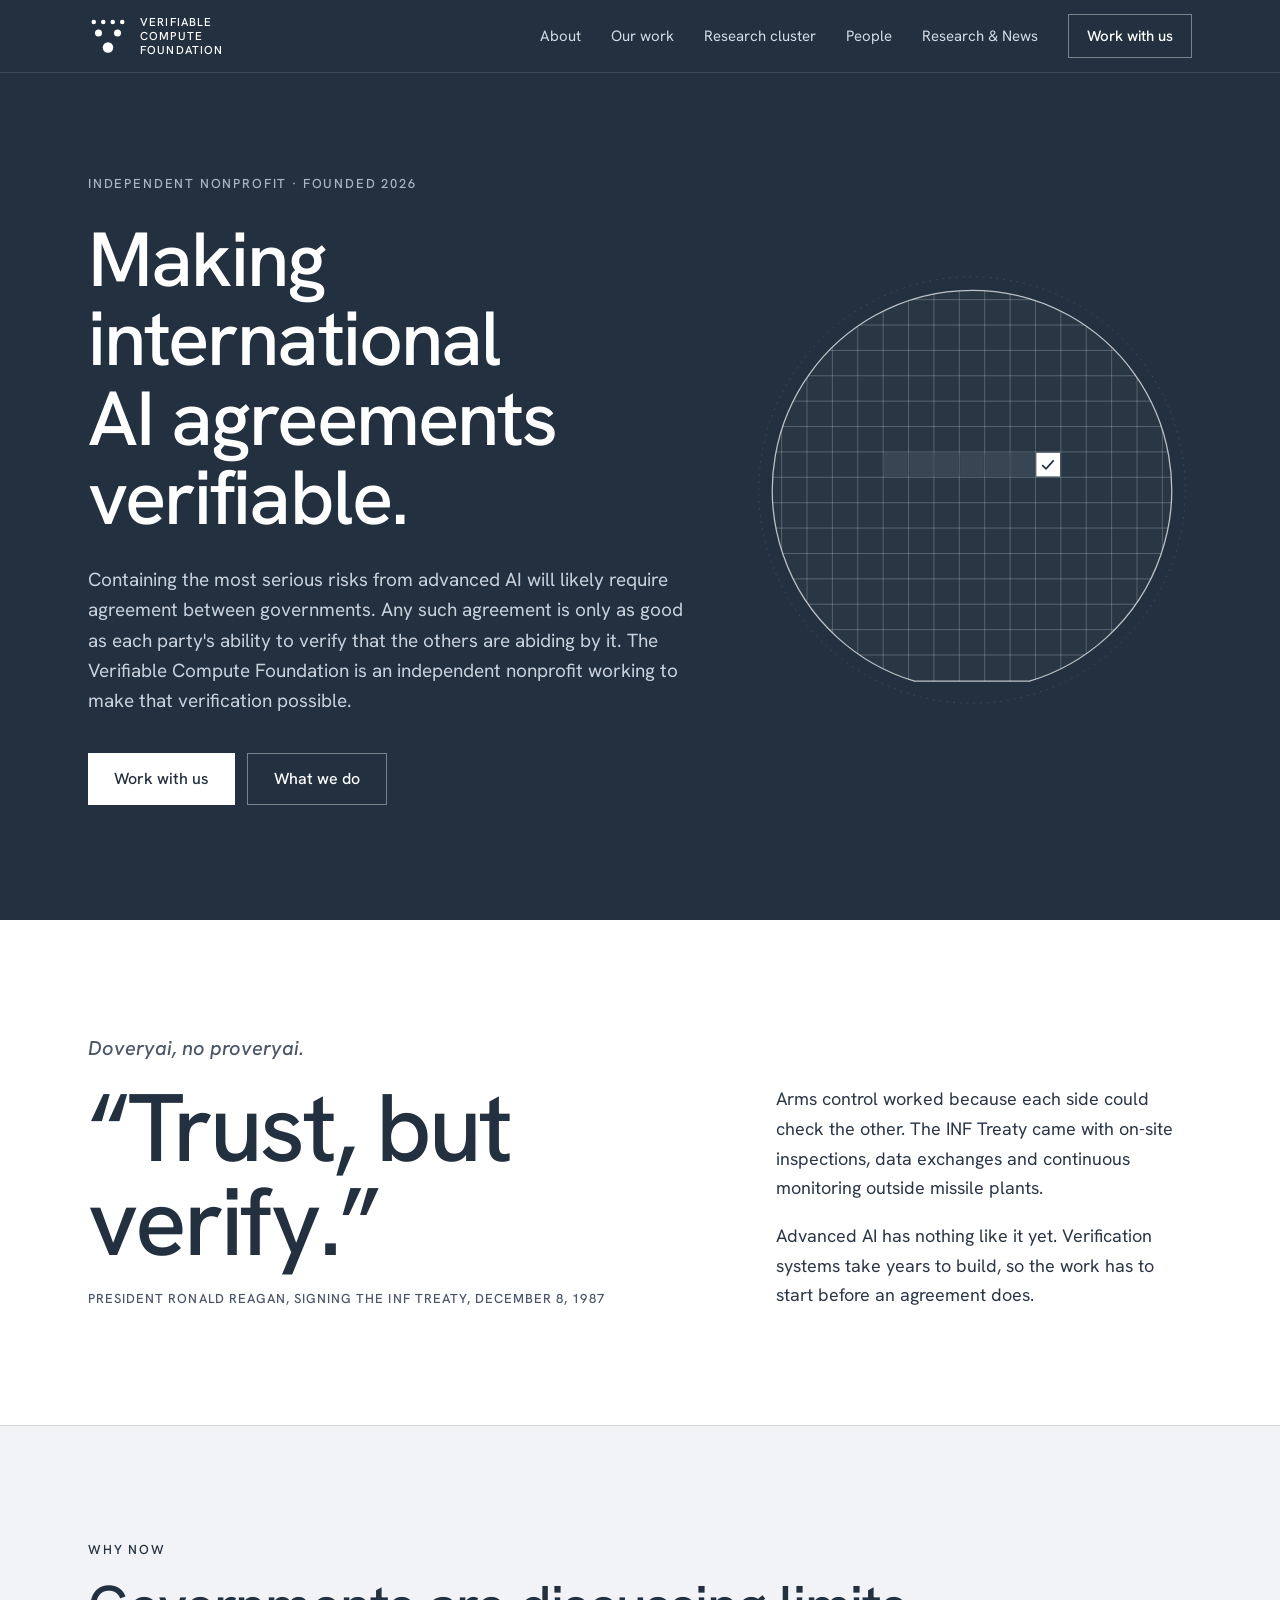
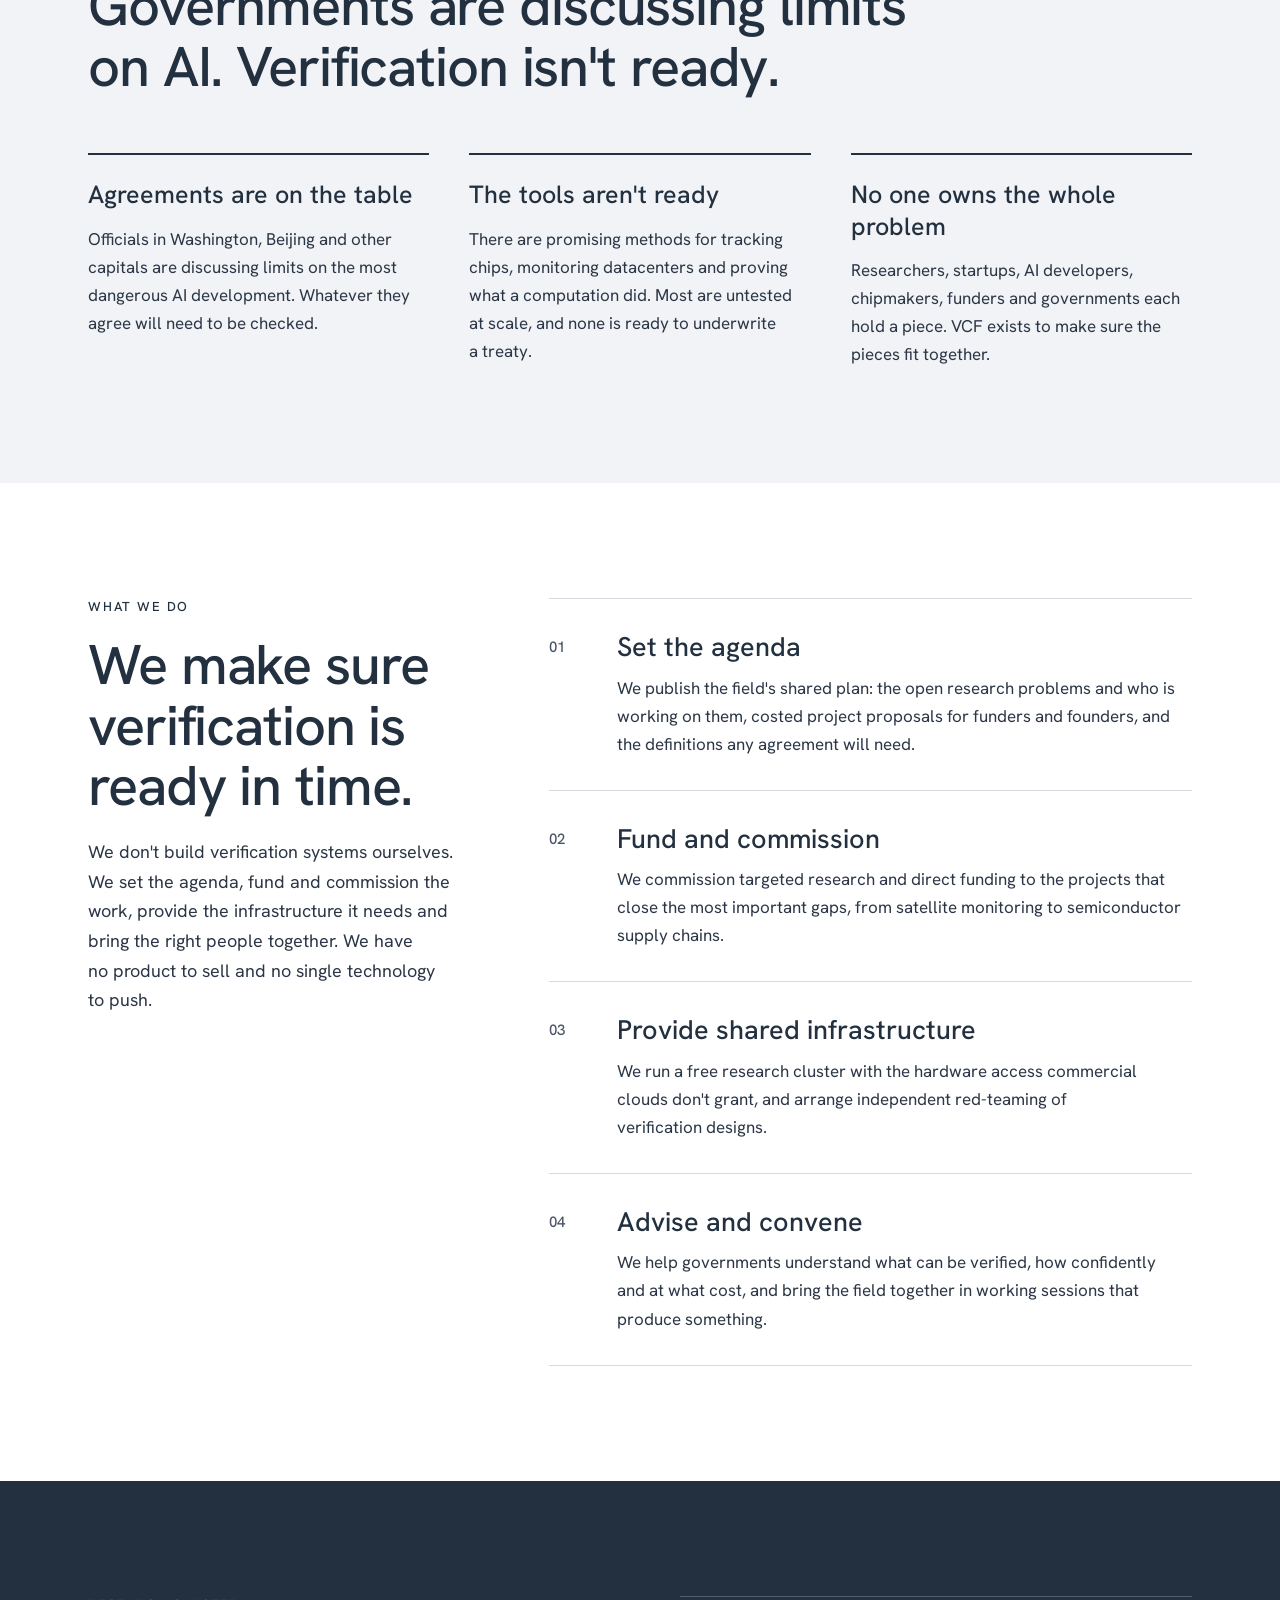
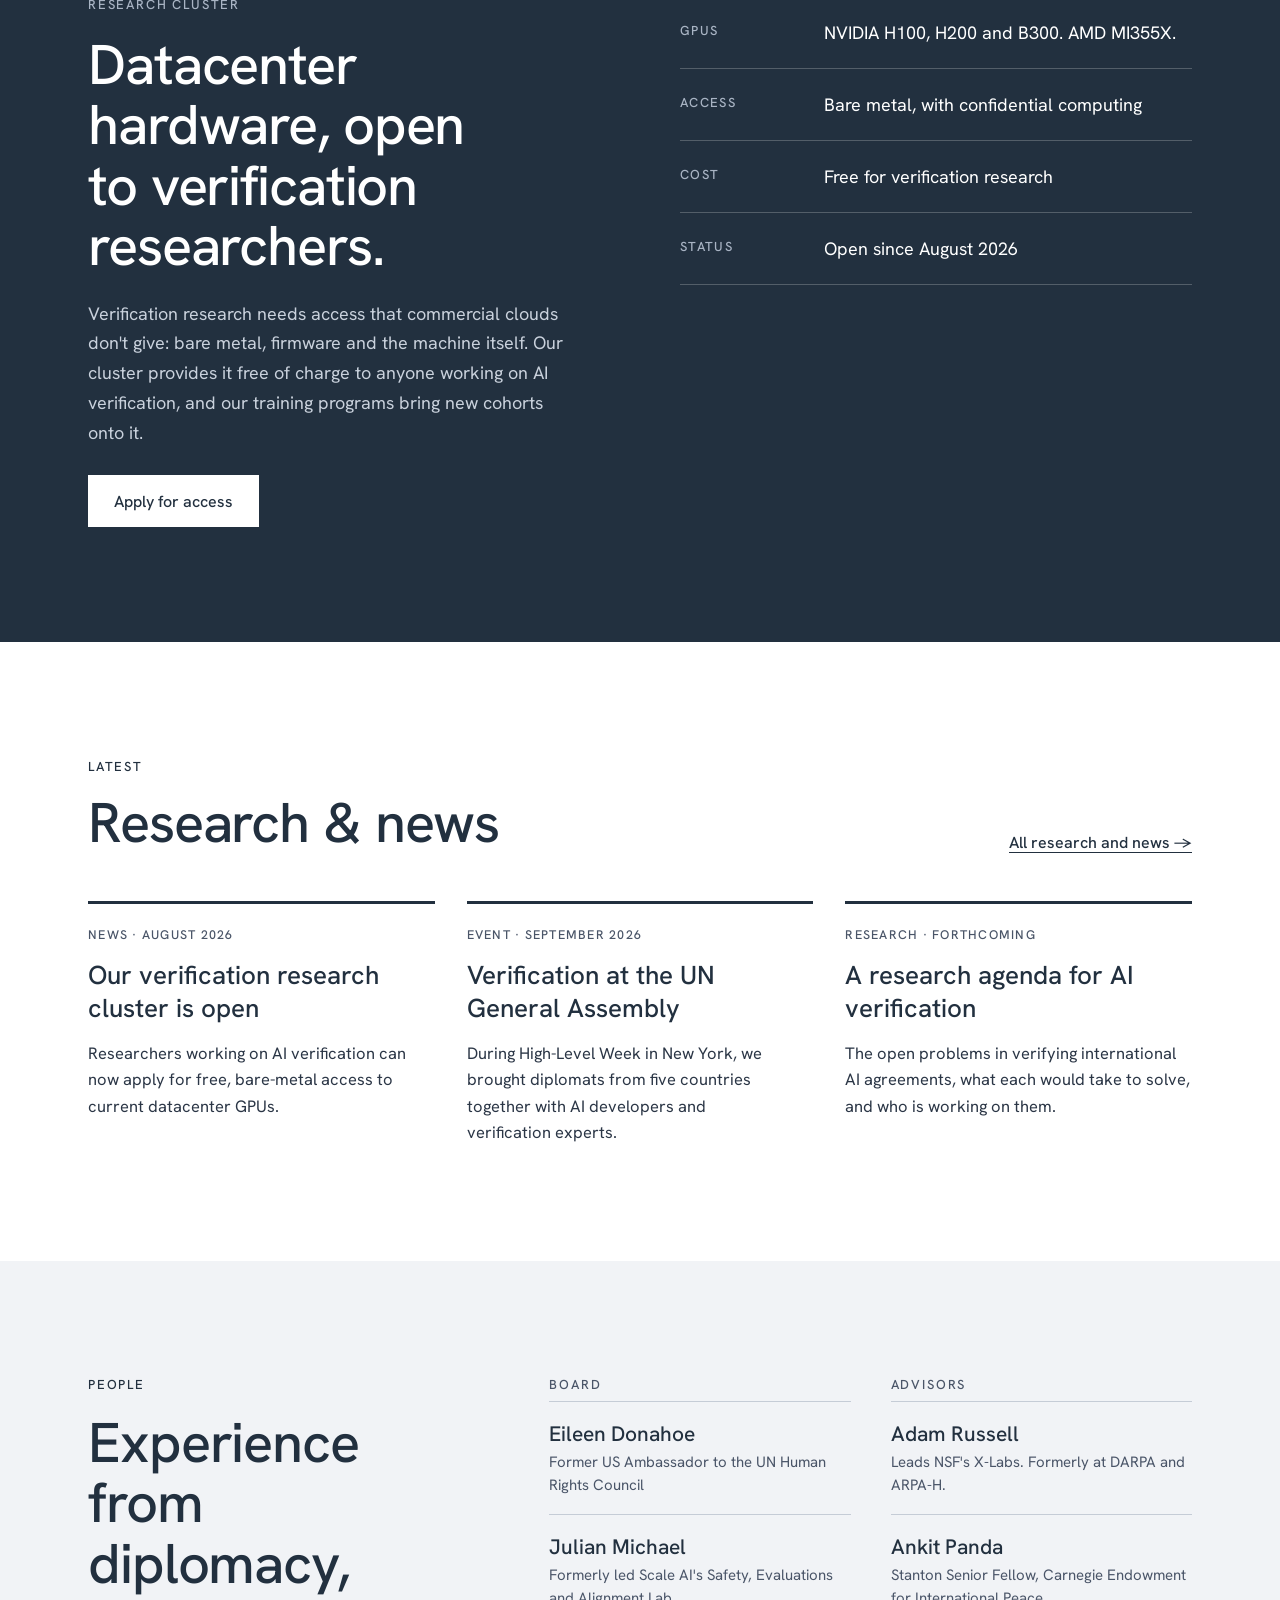
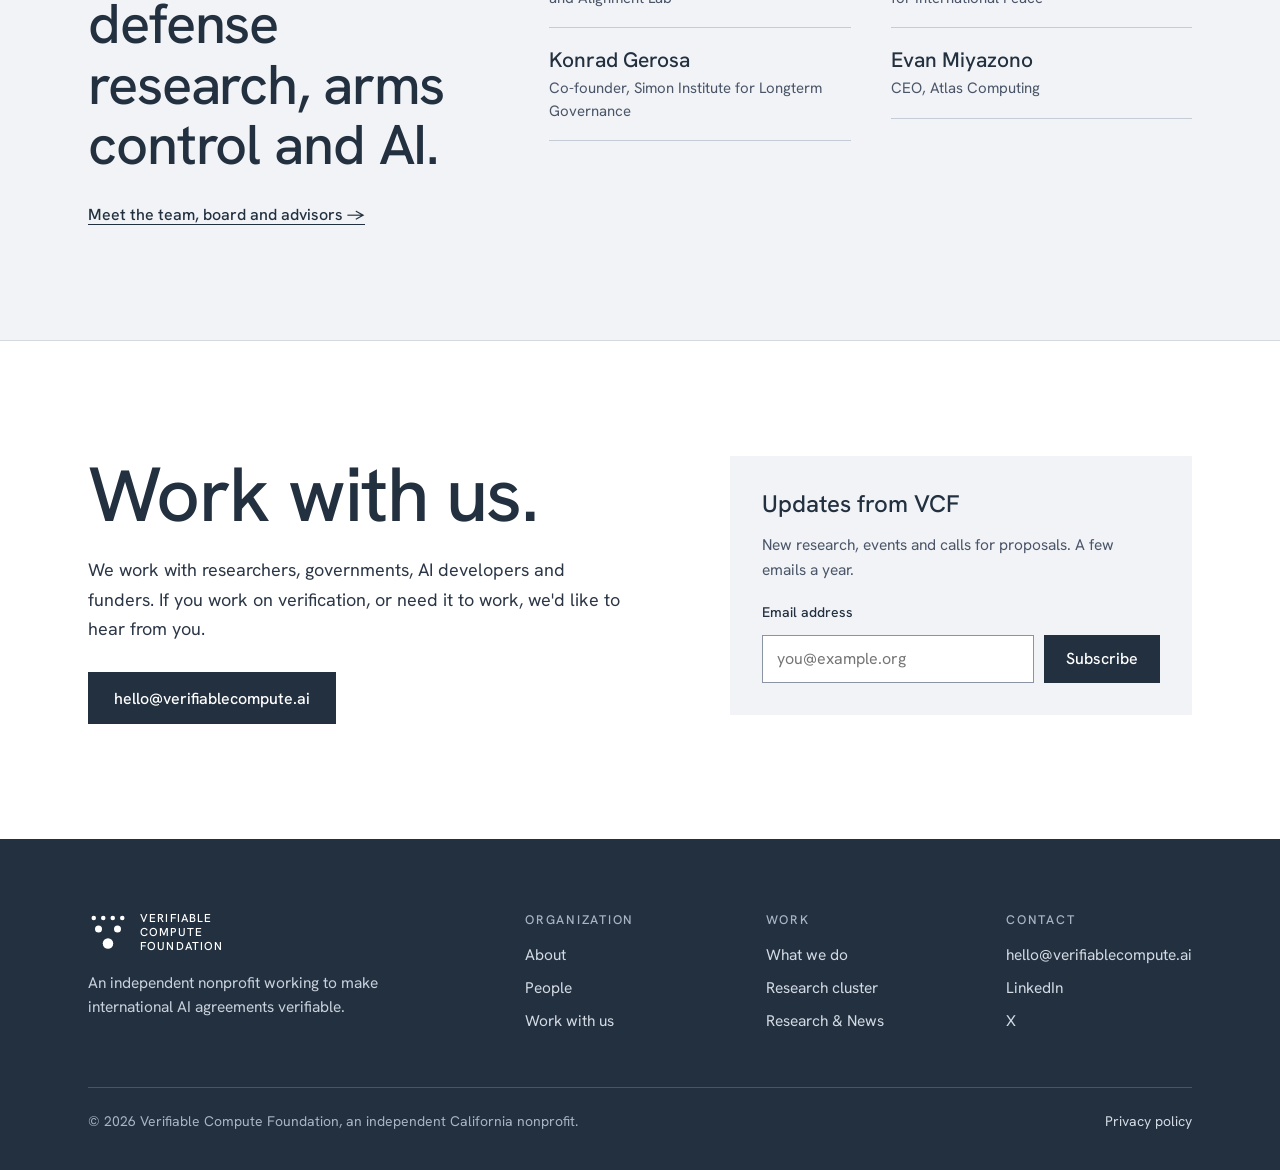
<file: index.html>
<!doctype html>
<html lang="en">
<head>
<meta charset="utf-8">
<meta name="viewport" content="width=device-width, initial-scale=1">
<title>Verifiable Compute Foundation</title>
<meta name="description" content="The Verifiable Compute Foundation is an independent nonprofit working to make international AI agreements verifiable.">
<link rel="icon" href="assets/favicon.svg" type="image/svg+xml">
<link rel="preconnect" href="https://fonts.googleapis.com">
<link rel="preconnect" href="https://fonts.gstatic.com" crossorigin>
<link rel="stylesheet" href="https://fonts.googleapis.com/css2?family=Hanken+Grotesk:ital,wght@0,400;0,500;0,600;1,400&display=swap">
<link rel="stylesheet" href="assets/site.css">
</head>
<body>
<div style="font-family: 'Hanken Grotesk', 'Helvetica Neue', Arial, sans-serif; color: #22303F; background: #FFFFFF; -webkit-font-smoothing: antialiased">

<!-- NAV -->
<header class="on-dark" style="background: #22303F; color: #FFFFFF; border-bottom: 1px solid rgba(255,255,255,0.12)">
<div style="max-width: 1200px; margin: 0 auto; padding: 14px clamp(16px, 4vw, 48px); min-height: 48px; display: flex; flex-wrap: wrap; align-items: center; justify-content: space-between; gap: 16px 40px">
<a href="index.html" style="display: flex; align-items: center; gap: 12px; color: #FFFFFF; text-decoration: none">
<svg width="40" height="40" viewBox="0 0 160 160" aria-hidden="true" style="flex: none"><g fill="#FFFFFF"><circle cx="23" cy="24" r="9"></circle><circle cx="61" cy="24" r="9"></circle><circle cx="99" cy="24" r="9"></circle><circle cx="137" cy="24" r="9"></circle><circle cx="42" cy="68" r="14"></circle><circle cx="118" cy="68" r="14"></circle><circle cx="80" cy="126" r="21"></circle></g></svg>
<span style="font-size: 11.5px; font-weight: 500; line-height: 1.2; letter-spacing: 0.1em">VERIFIABLE<br>COMPUTE<br>FOUNDATION</span>
</a>
<nav aria-label="Main" style="display: flex; flex-wrap: wrap; align-items: center; gap: 8px 30px; font-size: 15px">
<a href="#about">About</a>
<a href="#work">Our work</a>
<a href="#cluster">Research cluster</a>
<a href="people.html">People</a>
<a href="research.html">Research &amp; News</a>
<a href="#contact" style="display: inline-flex; align-items: center; min-height: 44px; padding: 0 18px; border: 1px solid rgba(255,255,255,0.4); color: #FFFFFF; text-decoration: none; font-weight: 500">Work with us</a>
</nav>
</div>
</header>

<!-- HERO -->
<section style="background: #22303F; color: #FFFFFF; overflow: hidden">
<div style="max-width: 1200px; margin: 0 auto; padding: clamp(64px, 8vw, 120px) clamp(16px, 4vw, 48px) clamp(72px, 9vw, 132px); display: flex; flex-wrap: wrap; align-items: center; gap: 56px 64px">
<div style="flex: 1 1 560px; min-width: 0; display: flex; flex-direction: column; gap: 28px">
<p style="margin: 0; font-family: 'Hanken Grotesk', 'Helvetica Neue', Arial, sans-serif; font-size: 13px; letter-spacing: 0.14em; text-transform: uppercase; color: #A9B4C4; font-weight: 500">Independent nonprofit · Founded 2026</p>
<h1 style="margin: 0; font-family: 'Hanken Grotesk', 'Helvetica Neue', Arial, sans-serif; font-weight: 500; font-size: clamp(46px, 6vw, 80px); line-height: 1.03; letter-spacing: -0.025em; text-wrap: balance">Making international AI agreements verifiable.</h1>
<p style="margin: 0; max-width: 34em; font-size: 19px; line-height: 1.6; color: #C9D1DC; text-wrap: pretty">Containing the most serious risks from advanced AI will likely require agreement between governments. Any such agreement is only as good as each party's ability to verify that the others are abiding by it. The Verifiable Compute Foundation is an independent nonprofit working to make that verification possible.</p>
<div style="display: flex; flex-wrap: wrap; gap: 12px; margin-top: 8px">
<a href="#contact" style="display: inline-flex; align-items: center; min-height: 52px; padding: 0 26px; background: #FFFFFF; color: #22303F; text-decoration: none; font-size: 16px; font-weight: 500">Work with us</a>
<a href="#work" style="display: inline-flex; align-items: center; min-height: 52px; padding: 0 26px; border: 1px solid rgba(255,255,255,0.4); color: #FFFFFF; text-decoration: none; font-size: 16px; font-weight: 500">What we do</a>
</div>
</div>
<div style="flex: 0 1 440px; min-width: 0; display: flex; justify-content: center">
<svg viewBox="0 0 520 520" aria-hidden="true" style="width: 100%; max-width: 440px; height: auto; display: block">
<circle cx="260" cy="260" r="252" fill="none" stroke="#FFFFFF" stroke-opacity="0.14" stroke-width="1" stroke-dasharray="2 6"></circle>
<path d="M192.03 486 A236 236 0 1 1 327.97 486 Z" fill="#FFFFFF" fill-opacity="0.03" stroke="#FFFFFF" stroke-opacity="0.7" stroke-width="1.5"></path>
<g fill="#FFFFFF" fill-opacity="0.07">
<rect x="156" y="216" width="28" height="28"></rect><rect x="186" y="216" width="28" height="28"></rect><rect x="216" y="216" width="28" height="28"></rect><rect x="246" y="216" width="28" height="28"></rect><rect x="276" y="216" width="28" height="28"></rect><rect x="306" y="216" width="28" height="28"></rect>
</g>
<g stroke="#FFFFFF" stroke-opacity="0.26" stroke-width="1">
<line x1="35" y1="188.8" x2="35" y2="331.2"></line>
<line x1="65" y1="127.1" x2="65" y2="392.9"></line>
<line x1="95" y1="91.3" x2="95" y2="428.7"></line>
<line x1="125" y1="66.4" x2="125" y2="453.6"></line>
<line x1="155" y1="48.6" x2="155" y2="471.4"></line>
<line x1="185" y1="36.2" x2="185" y2="483.8"></line>
<line x1="215" y1="28.3" x2="215" y2="486"></line>
<line x1="245" y1="24.5" x2="245" y2="486"></line>
<line x1="275" y1="24.5" x2="275" y2="486"></line>
<line x1="305" y1="28.3" x2="305" y2="486"></line>
<line x1="335" y1="36.2" x2="335" y2="483.8"></line>
<line x1="365" y1="48.6" x2="365" y2="471.4"></line>
<line x1="395" y1="66.4" x2="395" y2="453.6"></line>
<line x1="425" y1="91.3" x2="425" y2="428.7"></line>
<line x1="455" y1="127.1" x2="455" y2="392.9"></line>
<line x1="485" y1="188.8" x2="485" y2="331.2"></line>
<line x1="188.8" y1="35" x2="331.2" y2="35"></line>
<line x1="127.1" y1="65" x2="392.9" y2="65"></line>
<line x1="91.3" y1="95" x2="428.7" y2="95"></line>
<line x1="66.4" y1="125" x2="453.6" y2="125"></line>
<line x1="48.6" y1="155" x2="471.4" y2="155"></line>
<line x1="36.2" y1="185" x2="483.8" y2="185"></line>
<line x1="28.3" y1="215" x2="491.7" y2="215"></line>
<line x1="24.5" y1="245" x2="495.5" y2="245"></line>
<line x1="24.5" y1="275" x2="495.5" y2="275"></line>
<line x1="28.3" y1="305" x2="491.7" y2="305"></line>
<line x1="36.2" y1="335" x2="483.8" y2="335"></line>
<line x1="48.6" y1="365" x2="471.4" y2="365"></line>
<line x1="66.4" y1="395" x2="453.6" y2="395"></line>
<line x1="91.3" y1="425" x2="428.7" y2="425"></line>
<line x1="127.1" y1="455" x2="392.9" y2="455"></line>
</g>
<rect x="336" y="216" width="28" height="28" fill="#FFFFFF"></rect>
<path d="M343 230.5 l4.5 4.5 l9 -10" fill="none" stroke="#22303F" stroke-width="2"></path>
</svg>
</div>
</div>
</section>

<!-- TRUST BUT VERIFY -->
<section style="background: #FFFFFF; border-bottom: 1px solid #D5DAE1">
<div style="max-width: 1200px; margin: 0 auto; padding: clamp(72px, 9vw, 120px) clamp(16px, 4vw, 48px); display: flex; flex-wrap: wrap; align-items: flex-end; gap: 48px 72px">
<figure style="flex: 1 1 560px; min-width: 0; margin: 0; display: flex; flex-direction: column; gap: 20px">
<p style="margin: 0; font-family: 'Hanken Grotesk', 'Helvetica Neue', Arial, sans-serif; font-style: italic; font-size: 20px; color: #4A5568; font-weight: 500">Doveryai, no proveryai.</p>
<blockquote style="margin: 0; font-family: 'Hanken Grotesk', 'Helvetica Neue', Arial, sans-serif; font-size: clamp(56px, 7.5vw, 112px); line-height: 0.98; letter-spacing: -0.03em; color: #22303F; font-weight: 500">“Trust, but verify.”</blockquote>
<figcaption style="font-family: 'Hanken Grotesk', 'Helvetica Neue', Arial, sans-serif; font-size: 13px; letter-spacing: 0.08em; text-transform: uppercase; color: #4A5568; line-height: 1.6; font-weight: 500">President Ronald Reagan, signing the INF Treaty, December 8, 1987</figcaption>
</figure>
<div style="flex: 1 1 360px; min-width: 0; display: flex; flex-direction: column; gap: 18px; font-size: 18px; line-height: 1.65; color: #2B3646">
<p style="margin: 0; text-wrap: pretty">Arms control worked because each side could check the other. The INF Treaty came with on-site inspections, data exchanges and continuous monitoring outside missile plants.</p>
<p style="margin: 0; text-wrap: pretty">Advanced AI has nothing like it yet. Verification systems take years to build, so the work has to start before an agreement does.</p>
</div>
</div>
</section>

<!-- THE PROBLEM -->
<section id="about" style="background: #F1F3F6">
<div style="max-width: 1200px; margin: 0 auto; padding: clamp(72px, 9vw, 120px) clamp(16px, 4vw, 48px); display: flex; flex-direction: column; gap: 56px">
<div style="display: flex; flex-direction: column; gap: 18px; max-width: 820px">
<p style="margin: 0; font-family: 'Hanken Grotesk', 'Helvetica Neue', Arial, sans-serif; font-size: 13px; letter-spacing: 0.14em; text-transform: uppercase; color: #22303F; font-weight: 500">Why now</p>
<h2 style="margin: 0; font-family: 'Hanken Grotesk', 'Helvetica Neue', Arial, sans-serif; font-weight: 500; font-size: clamp(36px, 4.4vw, 56px); line-height: 1.08; text-wrap: balance; letter-spacing: -0.02em">Governments are discussing limits on AI. Verification isn't ready.</h2>
</div>
<div style="display: grid; grid-template-columns: repeat(auto-fit, minmax(min(300px, 100%), 1fr)); gap: 40px">
<div style="display: flex; flex-direction: column; gap: 14px; padding-top: 24px; border-top: 2px solid #22303F">
<h3 style="margin: 0; font-family: 'Hanken Grotesk', 'Helvetica Neue', Arial, sans-serif; font-weight: 500; font-size: 25px; line-height: 1.25">Agreements are on the table</h3>
<p style="margin: 0; font-size: 17px; line-height: 1.65; color: #2B3646; text-wrap: pretty">Officials in Washington, Beijing and other capitals are discussing limits on the most dangerous AI development. Whatever they agree will need to be checked.</p>
</div>
<div style="display: flex; flex-direction: column; gap: 14px; padding-top: 24px; border-top: 2px solid #22303F">
<h3 style="margin: 0; font-family: 'Hanken Grotesk', 'Helvetica Neue', Arial, sans-serif; font-weight: 500; font-size: 25px; line-height: 1.25">The tools aren't ready</h3>
<p style="margin: 0; font-size: 17px; line-height: 1.65; color: #2B3646; text-wrap: pretty">There are promising methods for tracking chips, monitoring datacenters and proving what a computation did. Most are untested at scale, and none is ready to underwrite a treaty.</p>
</div>
<div style="display: flex; flex-direction: column; gap: 14px; padding-top: 24px; border-top: 2px solid #22303F">
<h3 style="margin: 0; font-family: 'Hanken Grotesk', 'Helvetica Neue', Arial, sans-serif; font-weight: 500; font-size: 25px; line-height: 1.25">No one owns the whole problem</h3>
<p style="margin: 0; font-size: 17px; line-height: 1.65; color: #2B3646; text-wrap: pretty">Researchers, startups, AI developers, chipmakers, funders and governments each hold a piece. VCF exists to make sure the pieces fit together.</p>
</div>
</div>
</div>
</section>

<!-- WHAT WE DO -->
<section id="work" style="background: #FFFFFF">
<div style="max-width: 1200px; margin: 0 auto; padding: clamp(72px, 9vw, 120px) clamp(16px, 4vw, 48px); display: flex; flex-wrap: wrap; gap: 48px 80px">
<div style="flex: 1 1 340px; min-width: 0; display: flex; flex-direction: column; gap: 20px">
<p style="margin: 0; font-family: 'Hanken Grotesk', 'Helvetica Neue', Arial, sans-serif; font-size: 13px; letter-spacing: 0.14em; text-transform: uppercase; color: #22303F; font-weight: 500">What we do</p>
<h2 style="margin: 0; font-family: 'Hanken Grotesk', 'Helvetica Neue', Arial, sans-serif; font-weight: 500; font-size: clamp(36px, 4.4vw, 56px); line-height: 1.08; text-wrap: balance; letter-spacing: -0.02em">We make sure verification is ready in time.</h2>
<p style="margin: 0; font-size: 18px; line-height: 1.65; color: #2B3646; text-wrap: pretty">We don't build verification systems ourselves. We set the agenda, fund and commission the work, provide the infrastructure it needs and bring the right people together. We have no product to sell and no single technology to push.</p>
</div>
<ol style="flex: 2 1 560px; min-width: 0; margin: 0; padding: 0; list-style: none; display: flex; flex-direction: column; border-top: 1px solid #D5DAE1">
<li style="display: flex; gap: 28px; padding: 32px 0; border-bottom: 1px solid #D5DAE1">
<span style="flex: none; width: 40px; font-family: 'Hanken Grotesk', 'Helvetica Neue', Arial, sans-serif; font-size: 15px; color: #4A5568; padding-top: 6px; font-weight: 500">01</span>
<div style="display: flex; flex-direction: column; gap: 10px; min-width: 0">
<h3 style="margin: 0; font-family: 'Hanken Grotesk', 'Helvetica Neue', Arial, sans-serif; font-weight: 500; font-size: 27px; line-height: 1.2">Set the agenda</h3>
<p style="margin: 0; font-size: 17px; line-height: 1.65; color: #2B3646; text-wrap: pretty">We publish the field's shared plan: the open research problems and who is working on them, costed project proposals for funders and founders, and the definitions any agreement will need.</p>
</div>
</li>
<li style="display: flex; gap: 28px; padding: 32px 0; border-bottom: 1px solid #D5DAE1">
<span style="flex: none; width: 40px; font-family: 'Hanken Grotesk', 'Helvetica Neue', Arial, sans-serif; font-size: 15px; color: #4A5568; padding-top: 6px; font-weight: 500">02</span>
<div style="display: flex; flex-direction: column; gap: 10px; min-width: 0">
<h3 style="margin: 0; font-family: 'Hanken Grotesk', 'Helvetica Neue', Arial, sans-serif; font-weight: 500; font-size: 27px; line-height: 1.2">Fund and commission</h3>
<p style="margin: 0; font-size: 17px; line-height: 1.65; color: #2B3646; text-wrap: pretty">We commission targeted research and direct funding to the projects that close the most important gaps, from satellite monitoring to semiconductor supply chains.</p>
</div>
</li>
<li style="display: flex; gap: 28px; padding: 32px 0; border-bottom: 1px solid #D5DAE1">
<span style="flex: none; width: 40px; font-family: 'Hanken Grotesk', 'Helvetica Neue', Arial, sans-serif; font-size: 15px; color: #4A5568; padding-top: 6px; font-weight: 500">03</span>
<div style="display: flex; flex-direction: column; gap: 10px; min-width: 0">
<h3 style="margin: 0; font-family: 'Hanken Grotesk', 'Helvetica Neue', Arial, sans-serif; font-weight: 500; font-size: 27px; line-height: 1.2">Provide shared infrastructure</h3>
<p style="margin: 0; font-size: 17px; line-height: 1.65; color: #2B3646; text-wrap: pretty">We run a free research cluster with the hardware access commercial clouds don't grant, and arrange independent red-teaming of verification designs.</p>
</div>
</li>
<li style="display: flex; gap: 28px; padding: 32px 0; border-bottom: 1px solid #D5DAE1">
<span style="flex: none; width: 40px; font-family: 'Hanken Grotesk', 'Helvetica Neue', Arial, sans-serif; font-size: 15px; color: #4A5568; padding-top: 6px; font-weight: 500">04</span>
<div style="display: flex; flex-direction: column; gap: 10px; min-width: 0">
<h3 style="margin: 0; font-family: 'Hanken Grotesk', 'Helvetica Neue', Arial, sans-serif; font-weight: 500; font-size: 27px; line-height: 1.2">Advise and convene</h3>
<p style="margin: 0; font-size: 17px; line-height: 1.65; color: #2B3646; text-wrap: pretty">We help governments understand what can be verified, how confidently and at what cost, and bring the field together in working sessions that produce something.</p>
</div>
</li>
</ol>
</div>
</section>

<!-- RESEARCH CLUSTER -->
<section id="cluster" class="on-dark" style="background: #22303F; color: #FFFFFF">
<div style="max-width: 1200px; margin: 0 auto; padding: clamp(72px, 9vw, 120px) clamp(16px, 4vw, 48px); display: flex; flex-wrap: wrap; align-items: flex-start; gap: 48px 80px">
<div style="flex: 1 1 440px; min-width: 0; display: flex; flex-direction: column; gap: 22px">
<p style="margin: 0; font-family: 'Hanken Grotesk', 'Helvetica Neue', Arial, sans-serif; font-size: 13px; letter-spacing: 0.14em; text-transform: uppercase; color: #A9B4C4; font-weight: 500">Research cluster</p>
<h2 style="margin: 0; font-family: 'Hanken Grotesk', 'Helvetica Neue', Arial, sans-serif; font-weight: 500; font-size: clamp(36px, 4.4vw, 56px); line-height: 1.08; text-wrap: balance; letter-spacing: -0.02em">Datacenter hardware, open to verification researchers.</h2>
<p style="margin: 0; font-size: 18px; line-height: 1.65; color: #C9D1DC; text-wrap: pretty">Verification research needs access that commercial clouds don't give: bare metal, firmware and the machine itself. Our cluster provides it free of charge to anyone working on AI verification, and our training programs bring new cohorts onto it.</p>
<div style="display: flex; flex-wrap: wrap; gap: 12px; margin-top: 6px">
<a href="#contact" style="display: inline-flex; align-items: center; min-height: 52px; padding: 0 26px; background: #FFFFFF; color: #22303F; text-decoration: none; font-size: 16px; font-weight: 500">Apply for access</a>
</div>
</div>
<dl style="flex: 1 1 440px; min-width: 0; margin: 0; display: flex; flex-direction: column; border-top: 1px solid rgba(255,255,255,0.22)">
<div style="display: flex; flex-wrap: wrap; gap: 6px 24px; padding: 22px 0; border-bottom: 1px solid rgba(255,255,255,0.22)">
<dt style="flex: 0 0 120px; font-family: 'Hanken Grotesk', 'Helvetica Neue', Arial, sans-serif; font-size: 13px; letter-spacing: 0.1em; text-transform: uppercase; color: #A9B4C4; padding-top: 3px; font-weight: 500">GPUs</dt>
<dd style="flex: 1 1 240px; margin: 0; font-size: 18px; line-height: 1.5">NVIDIA H100, H200 and B300. AMD MI355X.</dd>
</div>
<div style="display: flex; flex-wrap: wrap; gap: 6px 24px; padding: 22px 0; border-bottom: 1px solid rgba(255,255,255,0.22)">
<dt style="flex: 0 0 120px; font-family: 'Hanken Grotesk', 'Helvetica Neue', Arial, sans-serif; font-size: 13px; letter-spacing: 0.1em; text-transform: uppercase; color: #A9B4C4; padding-top: 3px; font-weight: 500">Access</dt>
<dd style="flex: 1 1 240px; margin: 0; font-size: 18px; line-height: 1.5">Bare metal, with confidential computing</dd>
</div>
<div style="display: flex; flex-wrap: wrap; gap: 6px 24px; padding: 22px 0; border-bottom: 1px solid rgba(255,255,255,0.22)">
<dt style="flex: 0 0 120px; font-family: 'Hanken Grotesk', 'Helvetica Neue', Arial, sans-serif; font-size: 13px; letter-spacing: 0.1em; text-transform: uppercase; color: #A9B4C4; padding-top: 3px; font-weight: 500">Cost</dt>
<dd style="flex: 1 1 240px; margin: 0; font-size: 18px; line-height: 1.5">Free for verification research</dd>
</div>
<div style="display: flex; flex-wrap: wrap; gap: 6px 24px; padding: 22px 0; border-bottom: 1px solid rgba(255,255,255,0.22)">
<dt style="flex: 0 0 120px; font-family: 'Hanken Grotesk', 'Helvetica Neue', Arial, sans-serif; font-size: 13px; letter-spacing: 0.1em; text-transform: uppercase; color: #A9B4C4; padding-top: 3px; font-weight: 500">Status</dt>
<dd style="flex: 1 1 240px; margin: 0; font-size: 18px; line-height: 1.5">Open since August 2026</dd>
</div>
</dl>
</div>
</section>

<!-- RESEARCH & NEWS -->
<section style="background: #FFFFFF">
<div style="max-width: 1200px; margin: 0 auto; padding: clamp(72px, 9vw, 120px) clamp(16px, 4vw, 48px); display: flex; flex-direction: column; gap: 48px">
<div style="display: flex; flex-wrap: wrap; align-items: flex-end; justify-content: space-between; gap: 16px 40px">
<div style="display: flex; flex-direction: column; gap: 18px">
<p style="margin: 0; font-family: 'Hanken Grotesk', 'Helvetica Neue', Arial, sans-serif; font-size: 13px; letter-spacing: 0.14em; text-transform: uppercase; color: #22303F; font-weight: 500">Latest</p>
<h2 style="margin: 0; font-family: 'Hanken Grotesk', 'Helvetica Neue', Arial, sans-serif; font-weight: 500; font-size: clamp(36px, 4.4vw, 56px); line-height: 1.08; letter-spacing: -0.02em">Research &amp; news</h2>
</div>
<a href="research.html" style="font-size: 16px; font-weight: 500; text-underline-offset: 4px">All research and news →</a>
</div>
<div style="display: grid; grid-template-columns: repeat(auto-fit, minmax(min(320px, 100%), 1fr)); gap: 32px">
<!-- The three newest items shown on the home page. Replace the oldest card when you publish something new. -->
<article style="display: flex; flex-direction: column; gap: 16px; padding-top: 22px; border-top: 3px solid #22303F">
<p style="margin: 0; font-family: 'Hanken Grotesk', 'Helvetica Neue', Arial, sans-serif; font-size: 12.5px; letter-spacing: 0.1em; text-transform: uppercase; color: #4A5568; font-weight: 500">News · August 2026</p>
<h3 style="margin: 0; font-family: 'Hanken Grotesk', 'Helvetica Neue', Arial, sans-serif; font-weight: 500; font-size: 26px; line-height: 1.25"><a href="news-research-cluster-open.html" style="color: #22303F; text-decoration: none">Our verification research cluster is open</a></h3>
<p style="margin: 0; font-size: 16.5px; line-height: 1.6; color: #2B3646; text-wrap: pretty">Researchers working on AI verification can now apply for free, bare-metal access to current datacenter GPUs.</p>
</article>
<article style="display: flex; flex-direction: column; gap: 16px; padding-top: 22px; border-top: 3px solid #22303F">
<p style="margin: 0; font-family: 'Hanken Grotesk', 'Helvetica Neue', Arial, sans-serif; font-size: 12.5px; letter-spacing: 0.1em; text-transform: uppercase; color: #4A5568; font-weight: 500">Event · September 2026</p>
<h3 style="margin: 0; font-family: 'Hanken Grotesk', 'Helvetica Neue', Arial, sans-serif; font-weight: 500; font-size: 26px; line-height: 1.25"><a href="research.html" style="color: #22303F; text-decoration: none">Verification at the UN General Assembly</a></h3>
<p style="margin: 0; font-size: 16.5px; line-height: 1.6; color: #2B3646; text-wrap: pretty">During High-Level Week in New York, we brought diplomats from five countries together with AI developers and verification experts.</p>
</article>
<article style="display: flex; flex-direction: column; gap: 16px; padding-top: 22px; border-top: 3px solid #22303F">
<p style="margin: 0; font-family: 'Hanken Grotesk', 'Helvetica Neue', Arial, sans-serif; font-size: 12.5px; letter-spacing: 0.1em; text-transform: uppercase; color: #4A5568; font-weight: 500">Research · Forthcoming</p>
<h3 style="margin: 0; font-family: 'Hanken Grotesk', 'Helvetica Neue', Arial, sans-serif; font-weight: 500; font-size: 26px; line-height: 1.25"><a href="research.html" style="color: #22303F; text-decoration: none">A research agenda for AI verification</a></h3>
<p style="margin: 0; font-size: 16.5px; line-height: 1.6; color: #2B3646; text-wrap: pretty">The open problems in verifying international AI agreements, what each would take to solve, and who is working on them.</p>
</article>
</div>
</div>
</section>

<!-- BOARD & ADVISORS -->
<section style="background: #F1F3F6">
<div style="max-width: 1200px; margin: 0 auto; padding: clamp(72px, 9vw, 120px) clamp(16px, 4vw, 48px); display: flex; flex-wrap: wrap; gap: 48px 80px">
<div style="flex: 1 1 340px; min-width: 0; display: flex; flex-direction: column; gap: 20px">
<p style="margin: 0; font-family: 'Hanken Grotesk', 'Helvetica Neue', Arial, sans-serif; font-size: 13px; letter-spacing: 0.14em; text-transform: uppercase; color: #22303F; font-weight: 500">People</p>
<h2 style="margin: 0; font-family: 'Hanken Grotesk', 'Helvetica Neue', Arial, sans-serif; font-weight: 500; font-size: clamp(36px, 4.4vw, 56px); line-height: 1.08; text-wrap: balance; letter-spacing: -0.02em">Experience from diplomacy, defense research, arms control and AI.</h2>
<a href="people.html" style="font-size: 16px; font-weight: 500; text-underline-offset: 4px; margin-top: 8px">Meet the team, board and advisors →</a>
</div>
<div style="flex: 2 1 560px; min-width: 0; display: grid; grid-template-columns: repeat(auto-fit, minmax(min(260px, 100%), 1fr)); gap: 40px">
<div style="display: flex; flex-direction: column; gap: 0">
<p style="margin: 0 0 8px; font-family: 'Hanken Grotesk', 'Helvetica Neue', Arial, sans-serif; font-size: 13px; letter-spacing: 0.14em; text-transform: uppercase; color: #4A5568; font-weight: 500">Board</p>
<div style="padding: 18px 0; border-top: 1px solid #C5CCD6; display: flex; flex-direction: column; gap: 4px">
<p style="margin: 0; font-family: 'Hanken Grotesk', 'Helvetica Neue', Arial, sans-serif; font-size: 21px; font-weight: 500">Eileen Donahoe</p>
<p style="margin: 0; font-size: 15px; line-height: 1.5; color: #4A5568">Former US Ambassador to the UN Human Rights Council</p>
</div>
<div style="padding: 18px 0; border-top: 1px solid #C5CCD6; display: flex; flex-direction: column; gap: 4px">
<p style="margin: 0; font-family: 'Hanken Grotesk', 'Helvetica Neue', Arial, sans-serif; font-size: 21px; font-weight: 500">Julian Michael</p>
<p style="margin: 0; font-size: 15px; line-height: 1.5; color: #4A5568">Formerly led Scale AI's Safety, Evaluations and Alignment Lab</p>
</div>
<div style="padding: 18px 0; border-top: 1px solid #C5CCD6; border-bottom: 1px solid #C5CCD6; display: flex; flex-direction: column; gap: 4px">
<p style="margin: 0; font-family: 'Hanken Grotesk', 'Helvetica Neue', Arial, sans-serif; font-size: 21px; font-weight: 500">Konrad Gerosa</p>
<p style="margin: 0; font-size: 15px; line-height: 1.5; color: #4A5568">Co-founder, Simon Institute for Longterm Governance</p>
</div>
</div>
<div style="display: flex; flex-direction: column; gap: 0">
<p style="margin: 0 0 8px; font-family: 'Hanken Grotesk', 'Helvetica Neue', Arial, sans-serif; font-size: 13px; letter-spacing: 0.14em; text-transform: uppercase; color: #4A5568; font-weight: 500">Advisors</p>
<div style="padding: 18px 0; border-top: 1px solid #C5CCD6; display: flex; flex-direction: column; gap: 4px">
<p style="margin: 0; font-family: 'Hanken Grotesk', 'Helvetica Neue', Arial, sans-serif; font-size: 21px; font-weight: 500">Adam Russell</p>
<p style="margin: 0; font-size: 15px; line-height: 1.5; color: #4A5568">Leads NSF's X-Labs. Formerly at DARPA and ARPA-H.</p>
</div>
<div style="padding: 18px 0; border-top: 1px solid #C5CCD6; display: flex; flex-direction: column; gap: 4px">
<p style="margin: 0; font-family: 'Hanken Grotesk', 'Helvetica Neue', Arial, sans-serif; font-size: 21px; font-weight: 500">Ankit Panda</p>
<p style="margin: 0; font-size: 15px; line-height: 1.5; color: #4A5568">Stanton Senior Fellow, Carnegie Endowment for International Peace</p>
</div>
<div style="padding: 18px 0; border-top: 1px solid #C5CCD6; border-bottom: 1px solid #C5CCD6; display: flex; flex-direction: column; gap: 4px">
<p style="margin: 0; font-family: 'Hanken Grotesk', 'Helvetica Neue', Arial, sans-serif; font-size: 21px; font-weight: 500">Evan Miyazono</p>
<p style="margin: 0; font-size: 15px; line-height: 1.5; color: #4A5568">CEO, Atlas Computing</p>
</div>
</div>
</div>
</div>
</section>

<!-- CONTACT -->
<section id="contact" style="background: #FFFFFF; border-top: 1px solid #D5DAE1">
<div style="max-width: 1200px; margin: 0 auto; padding: clamp(72px, 9vw, 120px) clamp(16px, 4vw, 48px); display: flex; flex-wrap: wrap; align-items: flex-start; gap: 48px 80px">
<div style="flex: 1 1 480px; min-width: 0; display: flex; flex-direction: column; gap: 22px">
<h2 style="margin: 0; font-family: 'Hanken Grotesk', 'Helvetica Neue', Arial, sans-serif; font-weight: 500; font-size: clamp(48px, 6vw, 80px); line-height: 1; letter-spacing: -0.02em">Work with us.</h2>
<p style="margin: 0; max-width: 30em; font-size: 18px; line-height: 1.65; color: #2B3646; text-wrap: pretty">We work with researchers, governments, AI developers and funders. If you work on verification, or need it to work, we'd like to hear from you.</p>
<div style="display: flex; flex-wrap: wrap; gap: 12px; margin-top: 6px">
<a href="mailto:hello@verifiablecompute.ai" style="display: inline-flex; align-items: center; min-height: 52px; padding: 0 26px; background: #22303F; color: #FFFFFF; text-decoration: none; font-size: 16px; font-weight: 500">hello@verifiablecompute.ai</a>
</div>
</div>
<form style="flex: 1 1 380px; min-width: 0; display: flex; flex-direction: column; gap: 14px; padding: 32px; background: #F1F3F6">
<p style="margin: 0; font-family: 'Hanken Grotesk', 'Helvetica Neue', Arial, sans-serif; font-size: 24px; font-weight: 500">Updates from VCF</p>
<p style="margin: 0; font-size: 15.5px; line-height: 1.6; color: #4A5568">New research, events and calls for proposals. A few emails a year.</p>
<label for="home-email" style="font-size: 14px; font-weight: 500; margin-top: 6px">Email address</label>
<div style="display: flex; flex-wrap: wrap; gap: 10px">
<input id="home-email" type="email" placeholder="you@example.org" style="flex: 1 1 200px; min-width: 0; min-height: 48px; padding: 0 14px; border: 1px solid #8A94A3; background: #FFFFFF; font: inherit; font-size: 16px; color: #22303F; box-sizing: border-box">
<button type="button" style="min-height: 48px; padding: 0 22px; border: 0; background: #22303F; color: #FFFFFF; font: inherit; font-size: 16px; font-weight: 500; cursor: pointer">Subscribe</button>
</div>
</form>
</div>
</section>

<!-- FOOTER -->
<footer class="on-dark" style="background: #22303F; color: #FFFFFF">
<div style="max-width: 1200px; margin: 0 auto; padding: 72px clamp(16px, 4vw, 48px) 40px; display: flex; flex-direction: column; gap: 56px">
<div style="display: flex; flex-wrap: wrap; gap: 40px 64px">
<div style="flex: 2 1 340px; min-width: 0; display: flex; flex-direction: column; gap: 18px">
<a href="index.html" style="display: flex; align-items: center; gap: 12px; color: #FFFFFF; text-decoration: none">
<svg width="40" height="40" viewBox="0 0 160 160" aria-hidden="true" style="flex: none"><g fill="#FFFFFF"><circle cx="23" cy="24" r="9"></circle><circle cx="61" cy="24" r="9"></circle><circle cx="99" cy="24" r="9"></circle><circle cx="137" cy="24" r="9"></circle><circle cx="42" cy="68" r="14"></circle><circle cx="118" cy="68" r="14"></circle><circle cx="80" cy="126" r="21"></circle></g></svg>
<span style="font-size: 11.5px; font-weight: 500; line-height: 1.2; letter-spacing: 0.1em">VERIFIABLE<br>COMPUTE<br>FOUNDATION</span>
</a>
<p style="margin: 0; max-width: 26em; font-size: 15.5px; line-height: 1.6; color: #C9D1DC">An independent nonprofit working to make international AI agreements verifiable.</p>
</div>
<div style="flex: 1 1 160px; display: flex; flex-direction: column; gap: 12px; font-size: 15.5px">
<p style="margin: 0 0 4px; font-family: 'Hanken Grotesk', 'Helvetica Neue', Arial, sans-serif; font-size: 12.5px; letter-spacing: 0.14em; text-transform: uppercase; color: #A9B4C4; font-weight: 500">Organization</p>
<a href="#about">About</a>
<a href="people.html">People</a>
<a href="#contact">Work with us</a>
</div>
<div style="flex: 1 1 160px; display: flex; flex-direction: column; gap: 12px; font-size: 15.5px">
<p style="margin: 0 0 4px; font-family: 'Hanken Grotesk', 'Helvetica Neue', Arial, sans-serif; font-size: 12.5px; letter-spacing: 0.14em; text-transform: uppercase; color: #A9B4C4; font-weight: 500">Work</p>
<a href="#work">What we do</a>
<a href="#cluster">Research cluster</a>
<a href="research.html">Research &amp; News</a>
</div>
<div style="flex: 1 1 160px; display: flex; flex-direction: column; gap: 12px; font-size: 15.5px">
<p style="margin: 0 0 4px; font-family: 'Hanken Grotesk', 'Helvetica Neue', Arial, sans-serif; font-size: 12.5px; letter-spacing: 0.14em; text-transform: uppercase; color: #A9B4C4; font-weight: 500">Contact</p>
<a href="mailto:hello@verifiablecompute.ai">hello@verifiablecompute.ai</a>
<a href="https://www.linkedin.com/">LinkedIn</a>
<a href="https://x.com/">X</a>
</div>
</div>
<div style="display: flex; flex-wrap: wrap; justify-content: space-between; gap: 12px 32px; padding-top: 24px; border-top: 1px solid rgba(255,255,255,0.18); font-size: 14px; color: #A9B4C4">
<p style="margin: 0">© 2026 Verifiable Compute Foundation, an independent California nonprofit.</p>
<a href="#">Privacy policy</a>
</div>
</div>
</footer>

</div>
</body>
</html>
</file>
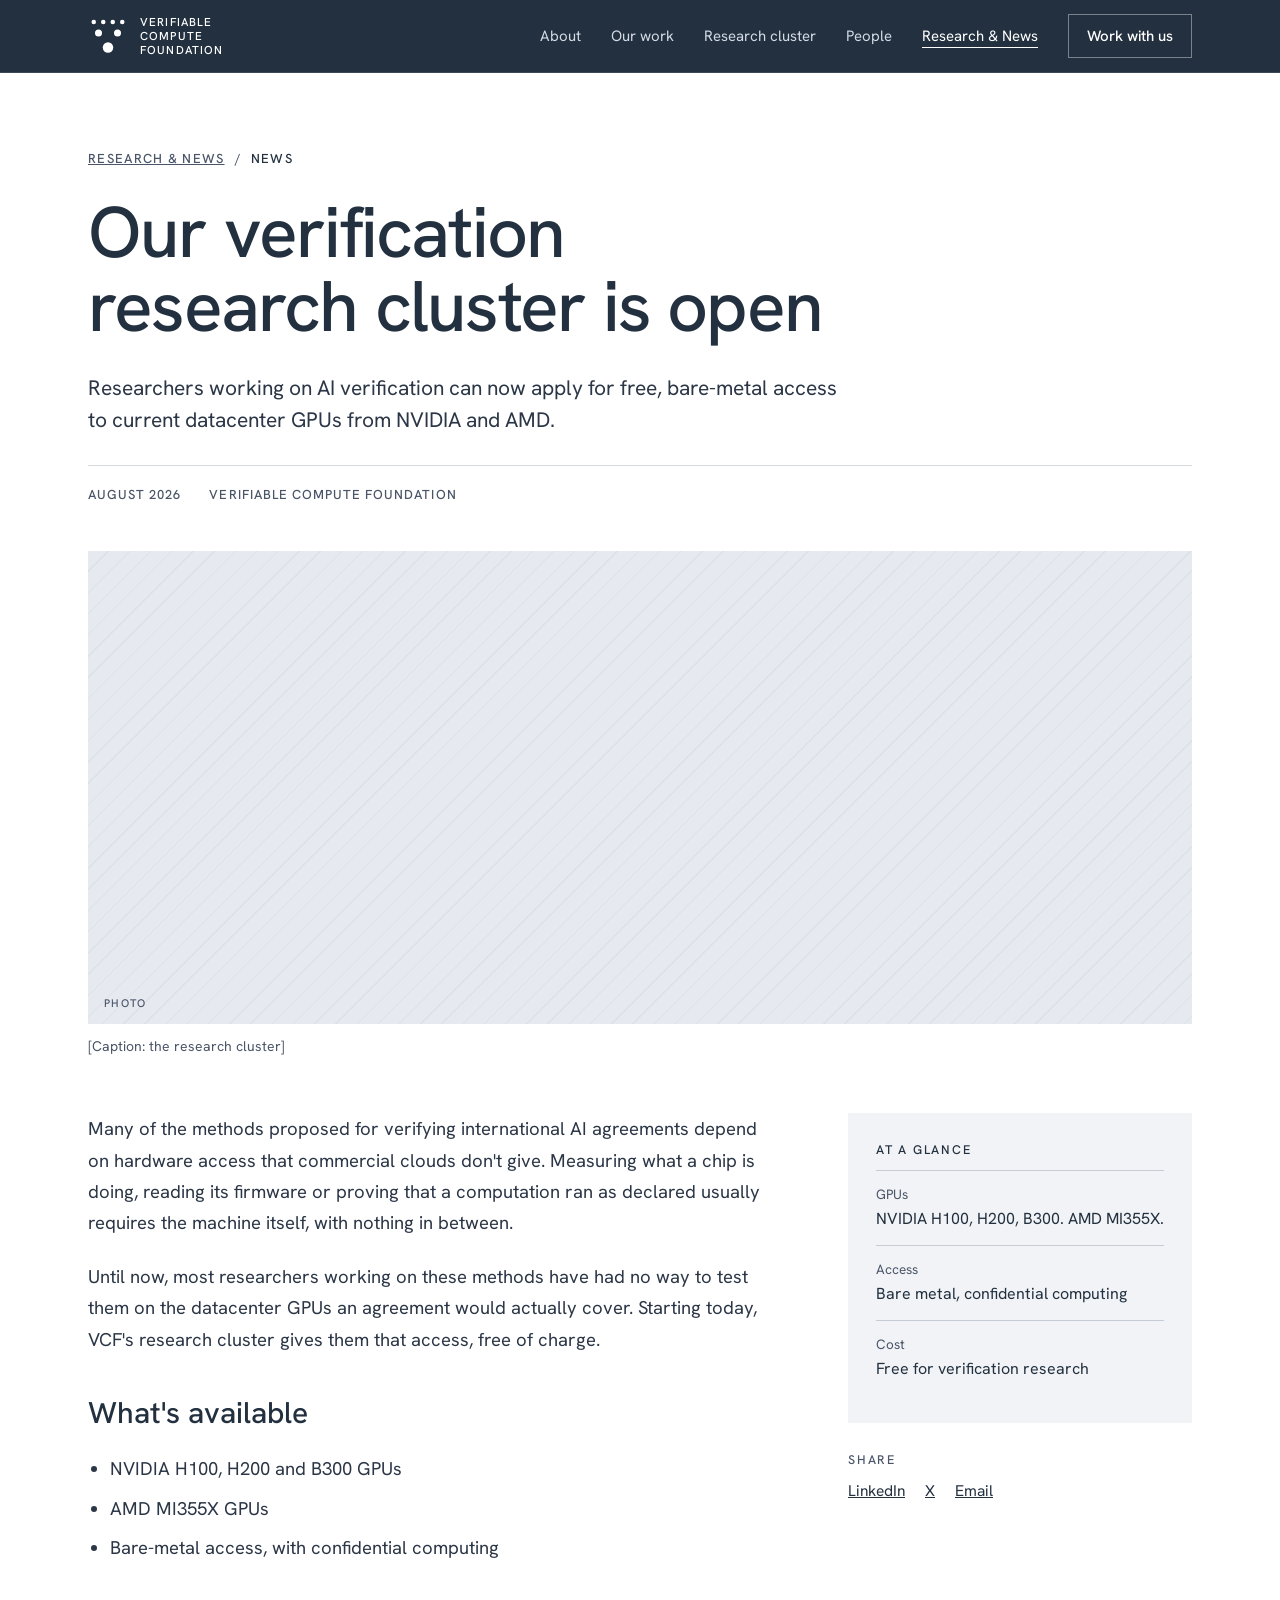
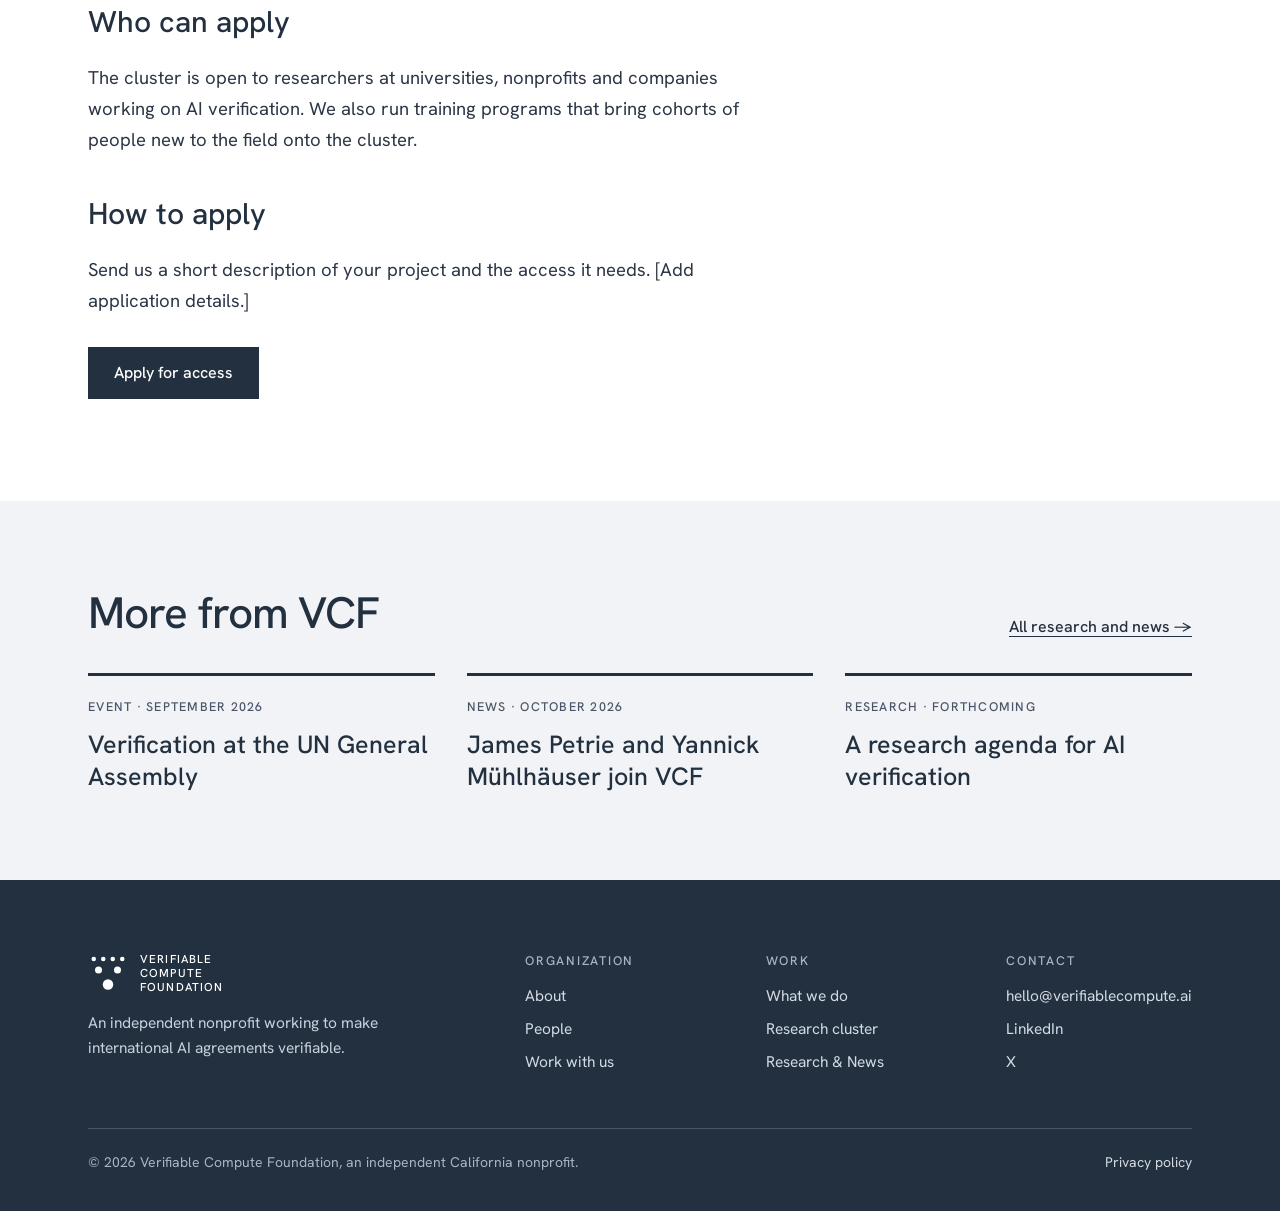
<file: news-research-cluster-open.html>
<!doctype html>
<html lang="en">
<head>
<meta charset="utf-8">
<meta name="viewport" content="width=device-width, initial-scale=1">
<title>Our verification research cluster is open · Verifiable Compute Foundation</title>
<meta name="description" content="Researchers working on AI verification can now apply for free, bare-metal access to current datacenter GPUs from NVIDIA and AMD.">
<link rel="icon" href="assets/favicon.svg" type="image/svg+xml">
<link rel="preconnect" href="https://fonts.googleapis.com">
<link rel="preconnect" href="https://fonts.gstatic.com" crossorigin>
<link rel="stylesheet" href="https://fonts.googleapis.com/css2?family=Hanken+Grotesk:ital,wght@0,400;0,500;0,600;1,400&display=swap">
<link rel="stylesheet" href="assets/site.css">
</head>
<body>
<div style="font-family: 'Hanken Grotesk', 'Helvetica Neue', Arial, sans-serif; color: #22303F; background: #FFFFFF; -webkit-font-smoothing: antialiased">

<!-- NAV -->
<header class="on-dark" style="background: #22303F; color: #FFFFFF; border-bottom: 1px solid rgba(255,255,255,0.12)">
<div style="max-width: 1200px; margin: 0 auto; padding: 14px clamp(16px, 4vw, 48px); min-height: 48px; display: flex; flex-wrap: wrap; align-items: center; justify-content: space-between; gap: 16px 40px">
<a href="index.html" style="display: flex; align-items: center; gap: 12px; color: #FFFFFF; text-decoration: none">
<svg width="40" height="40" viewBox="0 0 160 160" aria-hidden="true" style="flex: none"><g fill="#FFFFFF"><circle cx="23" cy="24" r="9"></circle><circle cx="61" cy="24" r="9"></circle><circle cx="99" cy="24" r="9"></circle><circle cx="137" cy="24" r="9"></circle><circle cx="42" cy="68" r="14"></circle><circle cx="118" cy="68" r="14"></circle><circle cx="80" cy="126" r="21"></circle></g></svg>
<span style="font-size: 11.5px; font-weight: 500; line-height: 1.2; letter-spacing: 0.1em">VERIFIABLE<br>COMPUTE<br>FOUNDATION</span>
</a>
<nav aria-label="Main" style="display: flex; flex-wrap: wrap; align-items: center; gap: 8px 30px; font-size: 15px">
<a href="index.html#about">About</a>
<a href="index.html#work">Our work</a>
<a href="index.html#cluster">Research cluster</a>
<a href="people.html">People</a>
<a href="research.html" style="color: #FFFFFF; text-decoration: underline; text-underline-offset: 6px">Research &amp; News</a>
<a href="index.html#contact" style="display: inline-flex; align-items: center; min-height: 44px; padding: 0 18px; border: 1px solid rgba(255,255,255,0.4); color: #FFFFFF; text-decoration: none; font-weight: 500">Work with us</a>
</nav>
</div>
</header>

<!-- ARTICLE HEADER -->
<section style="background: #FFFFFF">
<div style="max-width: 1200px; margin: 0 auto; padding: clamp(48px, 6vw, 80px) clamp(16px, 4vw, 48px) 48px; display: flex; flex-direction: column; gap: 28px">
<nav aria-label="Breadcrumb" style="display: flex; flex-wrap: wrap; gap: 10px; font-family: 'Hanken Grotesk', 'Helvetica Neue', Arial, sans-serif; font-size: 13px; letter-spacing: 0.1em; text-transform: uppercase; color: #4A5568; font-weight: 500">
<a href="research.html" style="color: #4A5568">Research &amp; News</a>
<span aria-hidden="true">/</span>
<span style="color: #22303F">News</span>
</nav>
<h1 style="margin: 0; max-width: 15em; font-family: 'Hanken Grotesk', 'Helvetica Neue', Arial, sans-serif; font-weight: 500; font-size: clamp(42px, 5.6vw, 76px); line-height: 1.04; letter-spacing: -0.025em; text-wrap: balance">Our verification research cluster is open</h1>
<p style="margin: 0; max-width: 36em; font-size: 21px; line-height: 1.55; color: #2B3646; text-wrap: pretty">Researchers working on AI verification can now apply for free, bare-metal access to current datacenter GPUs from NVIDIA and AMD.</p>
<div style="display: flex; flex-wrap: wrap; gap: 8px 28px; padding-top: 20px; border-top: 1px solid #D5DAE1; font-family: 'Hanken Grotesk', 'Helvetica Neue', Arial, sans-serif; font-size: 13px; letter-spacing: 0.08em; text-transform: uppercase; color: #4A5568; font-weight: 500">
<span>August 2026</span>
<span>Verifiable Compute Foundation</span>
</div>
</div>
</section>

<!-- LEAD IMAGE -->
<div style="max-width: 1200px; margin: 0 auto; padding: 0 clamp(16px, 4vw, 48px)">
<figure style="margin: 0; display: flex; flex-direction: column; gap: 12px">
<div aria-hidden="true" style="position: relative; aspect-ratio: 21 / 9; background: #E6EAF0 repeating-linear-gradient(135deg, rgba(34,48,63,0) 0 14px, rgba(34,48,63,0.05) 14px 15px)">
<span style="position: absolute; left: 16px; bottom: 14px; font-family: 'Hanken Grotesk', 'Helvetica Neue', Arial, sans-serif; font-size: 11px; letter-spacing: 0.12em; text-transform: uppercase; color: #4A5568; font-weight: 500">Photo</span>
</div>
<figcaption style="font-size: 14px; line-height: 1.5; color: #4A5568">[Caption: the research cluster]</figcaption>
</figure>
</div>

<!-- BODY -->
<section style="background: #FFFFFF">
<div style="max-width: 1200px; margin: 0 auto; padding: 56px clamp(16px, 4vw, 48px) clamp(64px, 8vw, 104px); display: flex; flex-wrap: wrap; align-items: flex-start; gap: 48px 80px">
<article style="flex: 999 1 560px; min-width: 0; max-width: 680px; display: flex; flex-direction: column; gap: 22px; font-size: 18.5px; line-height: 1.7; color: #2B3646">
<p style="margin: 0; text-wrap: pretty">Many of the methods proposed for verifying international AI agreements depend on hardware access that commercial clouds don't give. Measuring what a chip is doing, reading its firmware or proving that a computation ran as declared usually requires the machine itself, with nothing in between.</p>
<p style="margin: 0; text-wrap: pretty">Until now, most researchers working on these methods have had no way to test them on the datacenter GPUs an agreement would actually cover. Starting today, VCF's research cluster gives them that access, free of charge.</p>
<h2 style="margin: 18px 0 0; font-family: 'Hanken Grotesk', 'Helvetica Neue', Arial, sans-serif; font-weight: 500; font-size: 30px; line-height: 1.2; color: #22303F">What's available</h2>
<ul style="margin: 0; padding-left: 22px; display: flex; flex-direction: column; gap: 8px">
<li>NVIDIA H100, H200 and B300 GPUs</li>
<li>AMD MI355X GPUs</li>
<li>Bare-metal access, with confidential computing</li>
</ul>
<h2 style="margin: 18px 0 0; font-family: 'Hanken Grotesk', 'Helvetica Neue', Arial, sans-serif; font-weight: 500; font-size: 30px; line-height: 1.2; color: #22303F">Who can apply</h2>
<p style="margin: 0; text-wrap: pretty">The cluster is open to researchers at universities, nonprofits and companies working on AI verification. We also run training programs that bring cohorts of people new to the field onto the cluster.</p>
<h2 style="margin: 18px 0 0; font-family: 'Hanken Grotesk', 'Helvetica Neue', Arial, sans-serif; font-weight: 500; font-size: 30px; line-height: 1.2; color: #22303F">How to apply</h2>
<p style="margin: 0; text-wrap: pretty">Send us a short description of your project and the access it needs. [Add application details.]</p>
<div style="display: flex; flex-wrap: wrap; gap: 12px; margin-top: 8px">
<a href="mailto:hello@verifiablecompute.ai" style="display: inline-flex; align-items: center; min-height: 52px; padding: 0 26px; background: #22303F; color: #FFFFFF; text-decoration: none; font-size: 16px; font-weight: 500">Apply for access</a>
</div>
</article>

<aside style="flex: 1 1 280px; min-width: 0; display: flex; flex-direction: column; gap: 28px">
<div style="display: flex; flex-direction: column; padding: 28px; background: #F1F3F6">
<p style="margin: 0 0 12px; font-family: 'Hanken Grotesk', 'Helvetica Neue', Arial, sans-serif; font-size: 12.5px; letter-spacing: 0.14em; text-transform: uppercase; color: #22303F; font-weight: 500">At a glance</p>
<dl style="margin: 0; display: flex; flex-direction: column">
<div style="display: flex; flex-direction: column; gap: 4px; padding: 14px 0; border-top: 1px solid #C5CCD6">
<dt style="font-size: 13.5px; color: #4A5568">GPUs</dt>
<dd style="margin: 0; font-size: 16px; line-height: 1.5">NVIDIA H100, H200, B300. AMD MI355X.</dd>
</div>
<div style="display: flex; flex-direction: column; gap: 4px; padding: 14px 0; border-top: 1px solid #C5CCD6">
<dt style="font-size: 13.5px; color: #4A5568">Access</dt>
<dd style="margin: 0; font-size: 16px; line-height: 1.5">Bare metal, confidential computing</dd>
</div>
<div style="display: flex; flex-direction: column; gap: 4px; padding: 14px 0; border-top: 1px solid #C5CCD6">
<dt style="font-size: 13.5px; color: #4A5568">Cost</dt>
<dd style="margin: 0; font-size: 16px; line-height: 1.5">Free for verification research</dd>
</div>
</dl>
</div>
<div style="display: flex; flex-direction: column; gap: 12px">
<p style="margin: 0; font-family: 'Hanken Grotesk', 'Helvetica Neue', Arial, sans-serif; font-size: 12.5px; letter-spacing: 0.14em; text-transform: uppercase; color: #4A5568; font-weight: 500">Share</p>
<div style="display: flex; flex-wrap: wrap; gap: 8px 20px; font-size: 15.5px">
<a href="https://www.linkedin.com/">LinkedIn</a>
<a href="https://x.com/">X</a>
<a href="mailto:?subject=Our%20verification%20research%20cluster%20is%20open">Email</a>
</div>
</div>
</aside>
</div>
</section>

<!-- MORE -->
<section style="background: #F1F3F6">
<div style="max-width: 1200px; margin: 0 auto; padding: clamp(56px, 7vw, 88px) clamp(16px, 4vw, 48px); display: flex; flex-direction: column; gap: 36px">
<div style="display: flex; flex-wrap: wrap; align-items: flex-end; justify-content: space-between; gap: 16px 40px">
<h2 style="margin: 0; font-family: 'Hanken Grotesk', 'Helvetica Neue', Arial, sans-serif; font-weight: 500; font-size: clamp(32px, 3.6vw, 44px); line-height: 1.1; letter-spacing: -0.02em">More from VCF</h2>
<a href="research.html" style="font-size: 16px; font-weight: 500; text-underline-offset: 4px">All research and news →</a>
</div>
<div style="display: grid; grid-template-columns: repeat(auto-fit, minmax(min(320px, 100%), 1fr)); gap: 32px">
<article style="display: flex; flex-direction: column; gap: 14px; padding-top: 22px; border-top: 3px solid #22303F">
<p style="margin: 0; font-family: 'Hanken Grotesk', 'Helvetica Neue', Arial, sans-serif; font-size: 12.5px; letter-spacing: 0.1em; text-transform: uppercase; color: #4A5568; font-weight: 500">Event · September 2026</p>
<h3 style="margin: 0; font-family: 'Hanken Grotesk', 'Helvetica Neue', Arial, sans-serif; font-weight: 500; font-size: 25px; line-height: 1.25"><a href="research.html" style="color: #22303F; text-decoration: none">Verification at the UN General Assembly</a></h3>
</article>
<article style="display: flex; flex-direction: column; gap: 14px; padding-top: 22px; border-top: 3px solid #22303F">
<p style="margin: 0; font-family: 'Hanken Grotesk', 'Helvetica Neue', Arial, sans-serif; font-size: 12.5px; letter-spacing: 0.1em; text-transform: uppercase; color: #4A5568; font-weight: 500">News · October 2026</p>
<h3 style="margin: 0; font-family: 'Hanken Grotesk', 'Helvetica Neue', Arial, sans-serif; font-weight: 500; font-size: 25px; line-height: 1.25"><a href="research.html" style="color: #22303F; text-decoration: none">James Petrie and Yannick Mühlhäuser join VCF</a></h3>
</article>
<article style="display: flex; flex-direction: column; gap: 14px; padding-top: 22px; border-top: 3px solid #22303F">
<p style="margin: 0; font-family: 'Hanken Grotesk', 'Helvetica Neue', Arial, sans-serif; font-size: 12.5px; letter-spacing: 0.1em; text-transform: uppercase; color: #4A5568; font-weight: 500">Research · Forthcoming</p>
<h3 style="margin: 0; font-family: 'Hanken Grotesk', 'Helvetica Neue', Arial, sans-serif; font-weight: 500; font-size: 25px; line-height: 1.25"><a href="research.html" style="color: #22303F; text-decoration: none">A research agenda for AI verification</a></h3>
</article>
</div>
</div>
</section>

<!-- FOOTER -->
<footer class="on-dark" style="background: #22303F; color: #FFFFFF">
<div style="max-width: 1200px; margin: 0 auto; padding: 72px clamp(16px, 4vw, 48px) 40px; display: flex; flex-direction: column; gap: 56px">
<div style="display: flex; flex-wrap: wrap; gap: 40px 64px">
<div style="flex: 2 1 340px; min-width: 0; display: flex; flex-direction: column; gap: 18px">
<a href="index.html" style="display: flex; align-items: center; gap: 12px; color: #FFFFFF; text-decoration: none">
<svg width="40" height="40" viewBox="0 0 160 160" aria-hidden="true" style="flex: none"><g fill="#FFFFFF"><circle cx="23" cy="24" r="9"></circle><circle cx="61" cy="24" r="9"></circle><circle cx="99" cy="24" r="9"></circle><circle cx="137" cy="24" r="9"></circle><circle cx="42" cy="68" r="14"></circle><circle cx="118" cy="68" r="14"></circle><circle cx="80" cy="126" r="21"></circle></g></svg>
<span style="font-size: 11.5px; font-weight: 500; line-height: 1.2; letter-spacing: 0.1em">VERIFIABLE<br>COMPUTE<br>FOUNDATION</span>
</a>
<p style="margin: 0; max-width: 26em; font-size: 15.5px; line-height: 1.6; color: #C9D1DC">An independent nonprofit working to make international AI agreements verifiable.</p>
</div>
<div style="flex: 1 1 160px; display: flex; flex-direction: column; gap: 12px; font-size: 15.5px">
<p style="margin: 0 0 4px; font-family: 'Hanken Grotesk', 'Helvetica Neue', Arial, sans-serif; font-size: 12.5px; letter-spacing: 0.14em; text-transform: uppercase; color: #A9B4C4; font-weight: 500">Organization</p>
<a href="index.html#about">About</a>
<a href="people.html">People</a>
<a href="index.html#contact">Work with us</a>
</div>
<div style="flex: 1 1 160px; display: flex; flex-direction: column; gap: 12px; font-size: 15.5px">
<p style="margin: 0 0 4px; font-family: 'Hanken Grotesk', 'Helvetica Neue', Arial, sans-serif; font-size: 12.5px; letter-spacing: 0.14em; text-transform: uppercase; color: #A9B4C4; font-weight: 500">Work</p>
<a href="index.html#work">What we do</a>
<a href="index.html#cluster">Research cluster</a>
<a href="research.html">Research &amp; News</a>
</div>
<div style="flex: 1 1 160px; display: flex; flex-direction: column; gap: 12px; font-size: 15.5px">
<p style="margin: 0 0 4px; font-family: 'Hanken Grotesk', 'Helvetica Neue', Arial, sans-serif; font-size: 12.5px; letter-spacing: 0.14em; text-transform: uppercase; color: #A9B4C4; font-weight: 500">Contact</p>
<a href="mailto:hello@verifiablecompute.ai">hello@verifiablecompute.ai</a>
<a href="https://www.linkedin.com/">LinkedIn</a>
<a href="https://x.com/">X</a>
</div>
</div>
<div style="display: flex; flex-wrap: wrap; justify-content: space-between; gap: 12px 32px; padding-top: 24px; border-top: 1px solid rgba(255,255,255,0.18); font-size: 14px; color: #A9B4C4">
<p style="margin: 0">© 2026 Verifiable Compute Foundation, an independent California nonprofit.</p>
<a href="#">Privacy policy</a>
</div>
</div>
</footer>

</div>
</body>
</html>
</file>
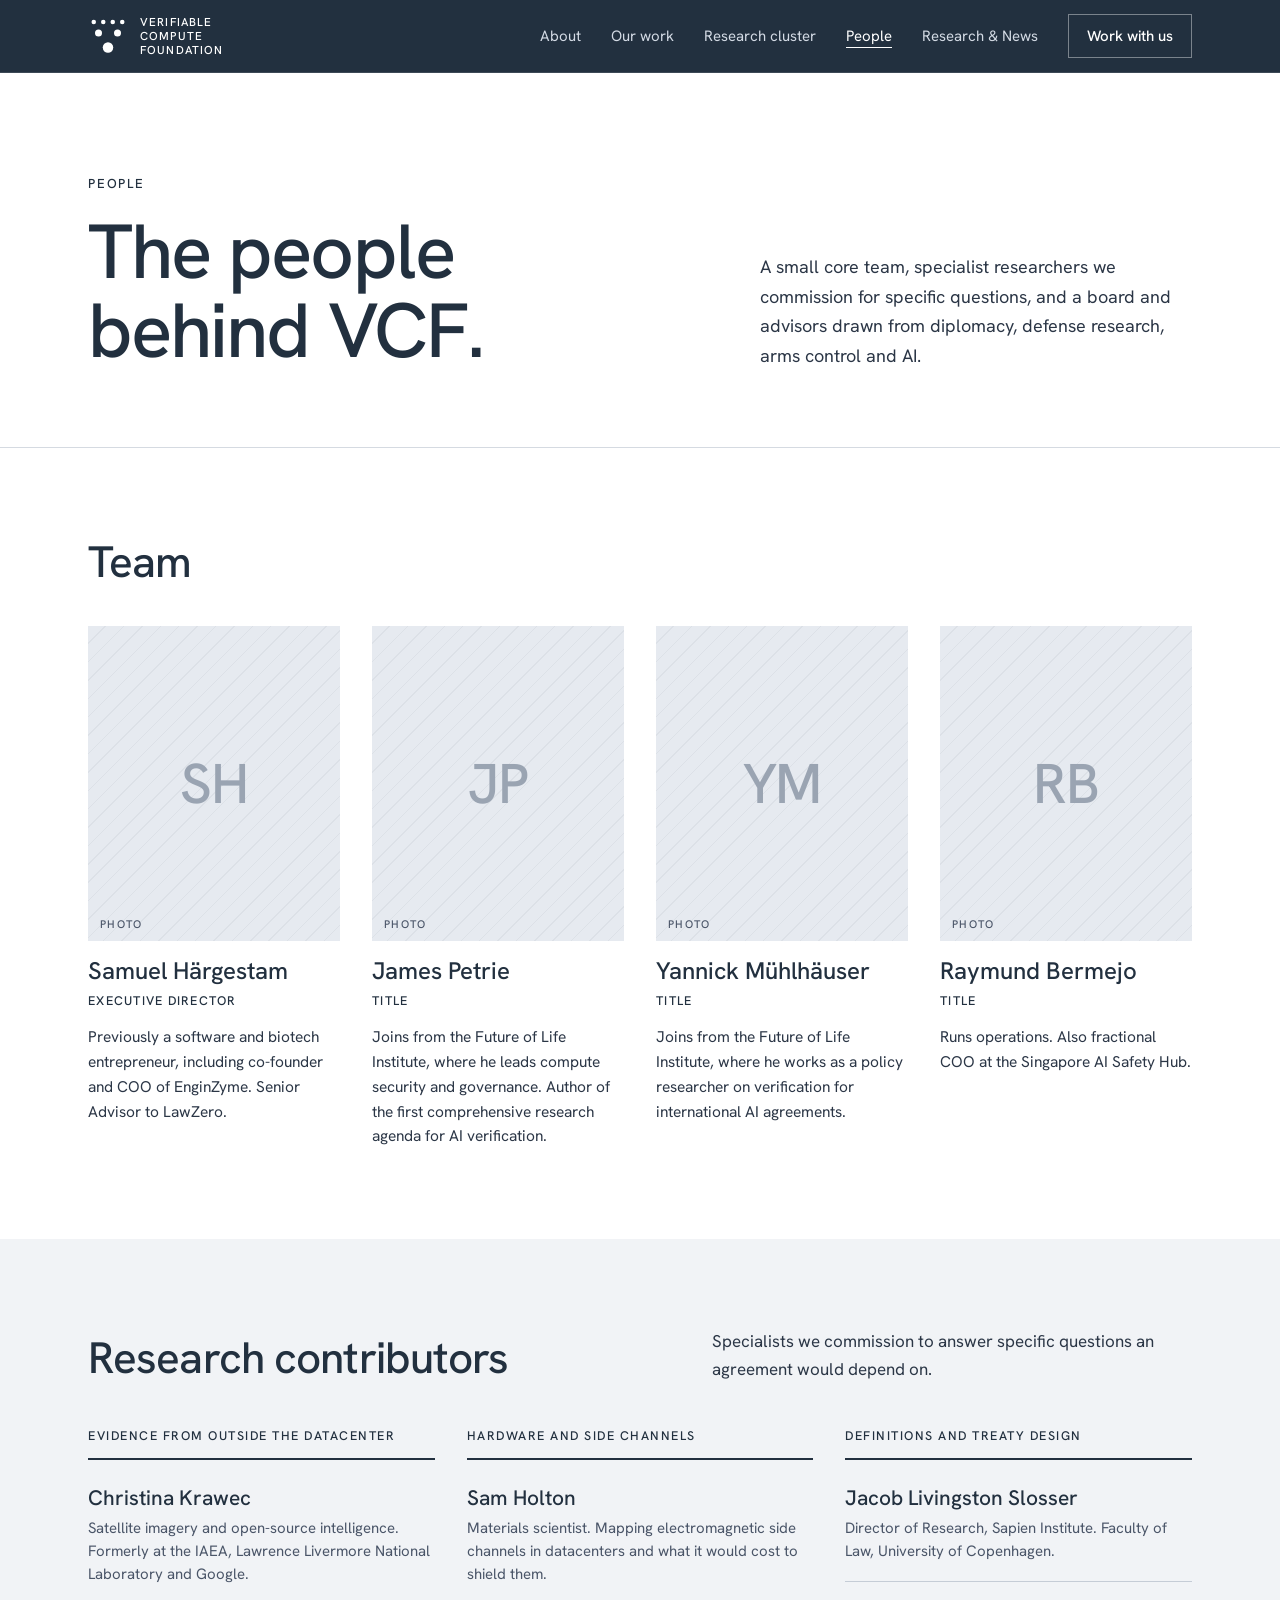
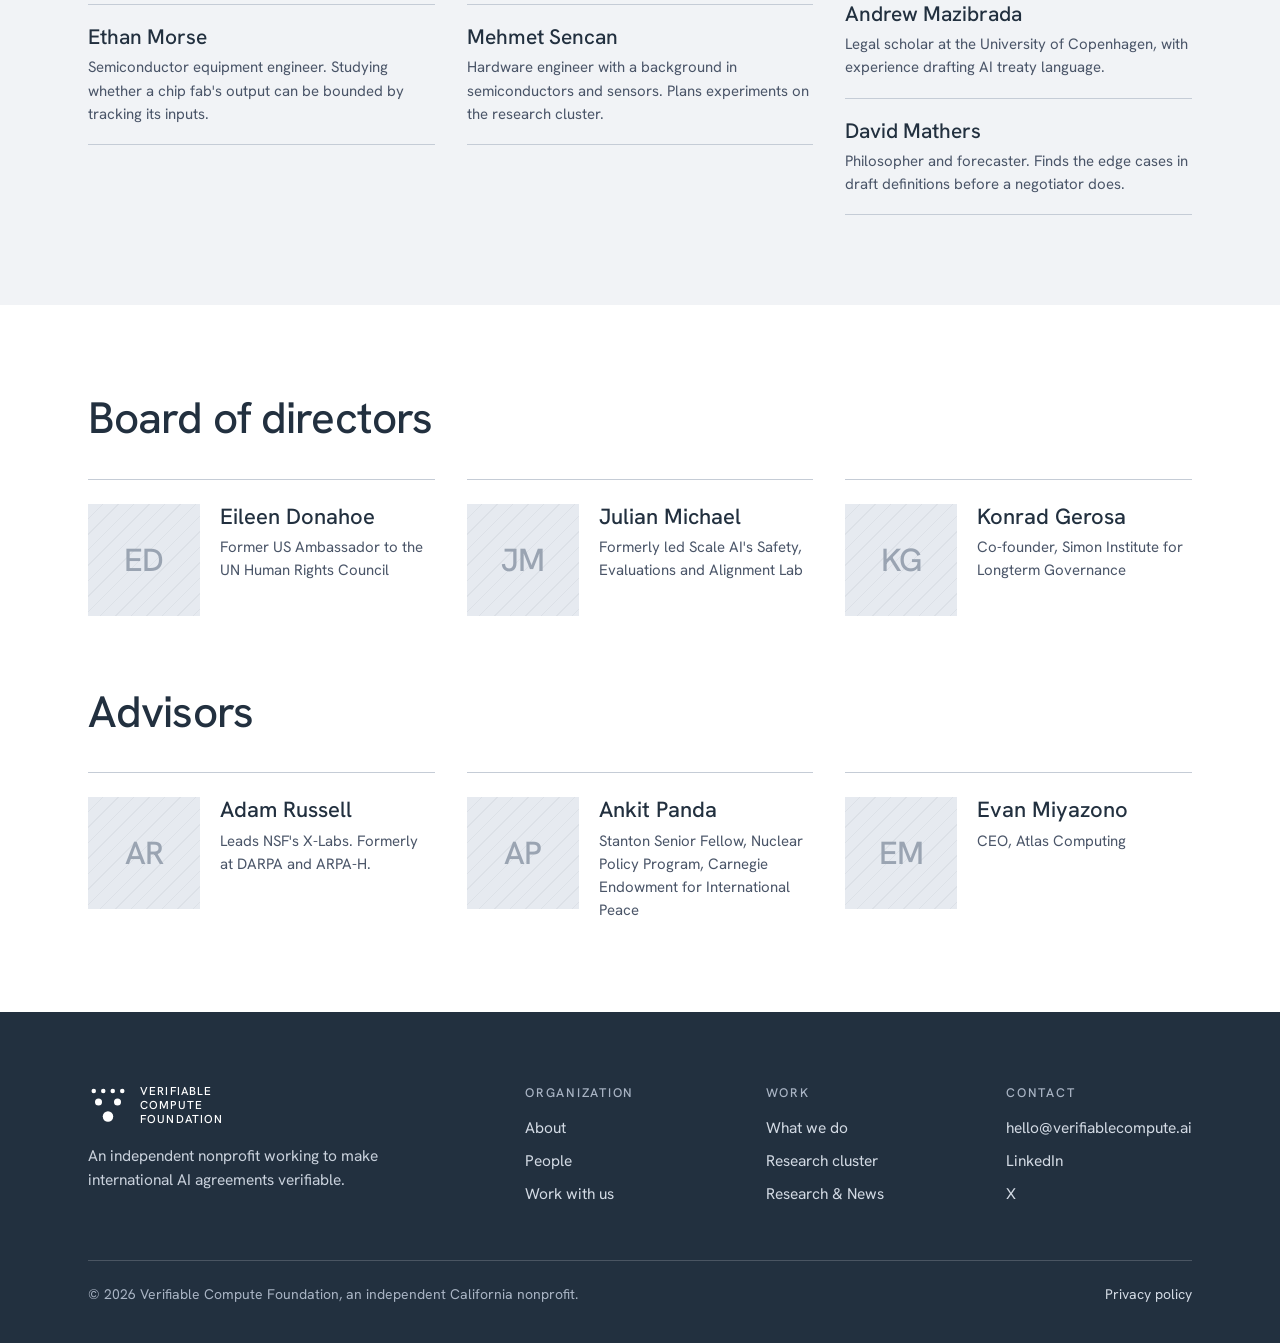
<file: people.html>
<!doctype html>
<html lang="en">
<head>
<meta charset="utf-8">
<meta name="viewport" content="width=device-width, initial-scale=1">
<title>People · Verifiable Compute Foundation</title>
<meta name="description" content="The team, research contributors, board and advisors of the Verifiable Compute Foundation.">
<link rel="icon" href="assets/favicon.svg" type="image/svg+xml">
<link rel="preconnect" href="https://fonts.googleapis.com">
<link rel="preconnect" href="https://fonts.gstatic.com" crossorigin>
<link rel="stylesheet" href="https://fonts.googleapis.com/css2?family=Hanken+Grotesk:ital,wght@0,400;0,500;0,600;1,400&display=swap">
<link rel="stylesheet" href="assets/site.css">
</head>
<body>
<div style="font-family: 'Hanken Grotesk', 'Helvetica Neue', Arial, sans-serif; color: #22303F; background: #FFFFFF; -webkit-font-smoothing: antialiased">

<!-- NAV -->
<header class="on-dark" style="background: #22303F; color: #FFFFFF; border-bottom: 1px solid rgba(255,255,255,0.12)">
<div style="max-width: 1200px; margin: 0 auto; padding: 14px clamp(16px, 4vw, 48px); min-height: 48px; display: flex; flex-wrap: wrap; align-items: center; justify-content: space-between; gap: 16px 40px">
<a href="index.html" style="display: flex; align-items: center; gap: 12px; color: #FFFFFF; text-decoration: none">
<svg width="40" height="40" viewBox="0 0 160 160" aria-hidden="true" style="flex: none"><g fill="#FFFFFF"><circle cx="23" cy="24" r="9"></circle><circle cx="61" cy="24" r="9"></circle><circle cx="99" cy="24" r="9"></circle><circle cx="137" cy="24" r="9"></circle><circle cx="42" cy="68" r="14"></circle><circle cx="118" cy="68" r="14"></circle><circle cx="80" cy="126" r="21"></circle></g></svg>
<span style="font-size: 11.5px; font-weight: 500; line-height: 1.2; letter-spacing: 0.1em">VERIFIABLE<br>COMPUTE<br>FOUNDATION</span>
</a>
<nav aria-label="Main" style="display: flex; flex-wrap: wrap; align-items: center; gap: 8px 30px; font-size: 15px">
<a href="index.html#about">About</a>
<a href="index.html#work">Our work</a>
<a href="index.html#cluster">Research cluster</a>
<a href="people.html" aria-current="page" style="color: #FFFFFF; text-decoration: underline; text-underline-offset: 6px">People</a>
<a href="research.html">Research &amp; News</a>
<a href="index.html#contact" style="display: inline-flex; align-items: center; min-height: 44px; padding: 0 18px; border: 1px solid rgba(255,255,255,0.4); color: #FFFFFF; text-decoration: none; font-weight: 500">Work with us</a>
</nav>
</div>
</header>

<!-- PAGE HEADER -->
<section style="background: #FFFFFF; border-bottom: 1px solid #D5DAE1">
<div style="max-width: 1200px; margin: 0 auto; padding: clamp(64px, 8vw, 104px) clamp(16px, 4vw, 48px) clamp(56px, 6vw, 80px); display: flex; flex-wrap: wrap; align-items: flex-end; gap: 28px 80px">
<div style="flex: 1 1 520px; min-width: 0; display: flex; flex-direction: column; gap: 20px">
<p style="margin: 0; font-family: 'Hanken Grotesk', 'Helvetica Neue', Arial, sans-serif; font-size: 13px; letter-spacing: 0.14em; text-transform: uppercase; color: #22303F; font-weight: 500">People</p>
<h1 style="margin: 0; font-family: 'Hanken Grotesk', 'Helvetica Neue', Arial, sans-serif; font-weight: 500; font-size: clamp(46px, 6vw, 80px); line-height: 1.03; letter-spacing: -0.025em">The people behind VCF.</h1>
</div>
<p style="flex: 1 1 360px; min-width: 0; margin: 0; font-size: 18px; line-height: 1.65; color: #2B3646; text-wrap: pretty">A small core team, specialist researchers we commission for specific questions, and a board and advisors drawn from diplomacy, defense research, arms control and AI.</p>
</div>
</section>

<!-- TEAM -->
<section style="background: #FFFFFF">
<div style="max-width: 1200px; margin: 0 auto; padding: clamp(56px, 7vw, 96px) clamp(16px, 4vw, 48px); display: flex; flex-direction: column; gap: 40px">
<h2 style="margin: 0; font-family: 'Hanken Grotesk', 'Helvetica Neue', Arial, sans-serif; font-weight: 500; font-size: clamp(32px, 3.6vw, 44px); line-height: 1.1; letter-spacing: -0.02em">Team</h2>
<div style="display: grid; grid-template-columns: repeat(auto-fit, minmax(min(240px, 100%), 1fr)); gap: 40px 32px">

<article style="display: flex; flex-direction: column; gap: 16px">
<div aria-hidden="true" style="position: relative; aspect-ratio: 4 / 5; background: #E6EAF0 repeating-linear-gradient(135deg, rgba(34,48,63,0) 0 12px, rgba(34,48,63,0.05) 12px 13px); display: flex; align-items: center; justify-content: center">
<span style="font-family: 'Hanken Grotesk', 'Helvetica Neue', Arial, sans-serif; font-size: 56px; color: #9AA4B2; font-weight: 500; letter-spacing: -0.02em">SH</span>
<span style="position: absolute; left: 12px; bottom: 10px; font-family: 'Hanken Grotesk', 'Helvetica Neue', Arial, sans-serif; font-size: 11px; letter-spacing: 0.12em; text-transform: uppercase; color: #4A5568; font-weight: 500">Photo</span>
</div>
<div style="display: flex; flex-direction: column; gap: 6px">
<h3 style="margin: 0; font-family: 'Hanken Grotesk', 'Helvetica Neue', Arial, sans-serif; font-weight: 500; font-size: 24px; line-height: 1.2">Samuel Härgestam</h3>
<p style="margin: 0; font-family: 'Hanken Grotesk', 'Helvetica Neue', Arial, sans-serif; font-size: 12.5px; letter-spacing: 0.1em; text-transform: uppercase; color: #22303F; font-weight: 500">EXECUTIVE DIRECTOR</p>
</div>
<p style="margin: 0; font-size: 15.5px; line-height: 1.6; color: #2B3646; text-wrap: pretty">Previously a software and biotech entrepreneur, including co-founder and COO of EnginZyme. Senior Advisor to LawZero.</p>
</article>

<article style="display: flex; flex-direction: column; gap: 16px">
<div aria-hidden="true" style="position: relative; aspect-ratio: 4 / 5; background: #E6EAF0 repeating-linear-gradient(135deg, rgba(34,48,63,0) 0 12px, rgba(34,48,63,0.05) 12px 13px); display: flex; align-items: center; justify-content: center">
<span style="font-family: 'Hanken Grotesk', 'Helvetica Neue', Arial, sans-serif; font-size: 56px; color: #9AA4B2; font-weight: 500; letter-spacing: -0.02em">JP</span>
<span style="position: absolute; left: 12px; bottom: 10px; font-family: 'Hanken Grotesk', 'Helvetica Neue', Arial, sans-serif; font-size: 11px; letter-spacing: 0.12em; text-transform: uppercase; color: #4A5568; font-weight: 500">Photo</span>
</div>
<div style="display: flex; flex-direction: column; gap: 6px">
<h3 style="margin: 0; font-family: 'Hanken Grotesk', 'Helvetica Neue', Arial, sans-serif; font-weight: 500; font-size: 24px; line-height: 1.2">James Petrie</h3>
<p style="margin: 0; font-family: 'Hanken Grotesk', 'Helvetica Neue', Arial, sans-serif; font-size: 12.5px; letter-spacing: 0.1em; text-transform: uppercase; color: #22303F; font-weight: 500">TITLE</p>
</div>
<p style="margin: 0; font-size: 15.5px; line-height: 1.6; color: #2B3646; text-wrap: pretty">Joins from the Future of Life Institute, where he leads compute security and governance. Author of the first comprehensive research agenda for AI verification.</p>
</article>

<article style="display: flex; flex-direction: column; gap: 16px">
<div aria-hidden="true" style="position: relative; aspect-ratio: 4 / 5; background: #E6EAF0 repeating-linear-gradient(135deg, rgba(34,48,63,0) 0 12px, rgba(34,48,63,0.05) 12px 13px); display: flex; align-items: center; justify-content: center">
<span style="font-family: 'Hanken Grotesk', 'Helvetica Neue', Arial, sans-serif; font-size: 56px; color: #9AA4B2; font-weight: 500; letter-spacing: -0.02em">YM</span>
<span style="position: absolute; left: 12px; bottom: 10px; font-family: 'Hanken Grotesk', 'Helvetica Neue', Arial, sans-serif; font-size: 11px; letter-spacing: 0.12em; text-transform: uppercase; color: #4A5568; font-weight: 500">Photo</span>
</div>
<div style="display: flex; flex-direction: column; gap: 6px">
<h3 style="margin: 0; font-family: 'Hanken Grotesk', 'Helvetica Neue', Arial, sans-serif; font-weight: 500; font-size: 24px; line-height: 1.2">Yannick Mühlhäuser</h3>
<p style="margin: 0; font-family: 'Hanken Grotesk', 'Helvetica Neue', Arial, sans-serif; font-size: 12.5px; letter-spacing: 0.1em; text-transform: uppercase; color: #22303F; font-weight: 500">TITLE</p>
</div>
<p style="margin: 0; font-size: 15.5px; line-height: 1.6; color: #2B3646; text-wrap: pretty">Joins from the Future of Life Institute, where he works as a policy researcher on verification for international AI agreements.</p>
</article>

<article style="display: flex; flex-direction: column; gap: 16px">
<div aria-hidden="true" style="position: relative; aspect-ratio: 4 / 5; background: #E6EAF0 repeating-linear-gradient(135deg, rgba(34,48,63,0) 0 12px, rgba(34,48,63,0.05) 12px 13px); display: flex; align-items: center; justify-content: center">
<span style="font-family: 'Hanken Grotesk', 'Helvetica Neue', Arial, sans-serif; font-size: 56px; color: #9AA4B2; font-weight: 500; letter-spacing: -0.02em">RB</span>
<span style="position: absolute; left: 12px; bottom: 10px; font-family: 'Hanken Grotesk', 'Helvetica Neue', Arial, sans-serif; font-size: 11px; letter-spacing: 0.12em; text-transform: uppercase; color: #4A5568; font-weight: 500">Photo</span>
</div>
<div style="display: flex; flex-direction: column; gap: 6px">
<h3 style="margin: 0; font-family: 'Hanken Grotesk', 'Helvetica Neue', Arial, sans-serif; font-weight: 500; font-size: 24px; line-height: 1.2">Raymund Bermejo</h3>
<p style="margin: 0; font-family: 'Hanken Grotesk', 'Helvetica Neue', Arial, sans-serif; font-size: 12.5px; letter-spacing: 0.1em; text-transform: uppercase; color: #22303F; font-weight: 500">TITLE</p>
</div>
<p style="margin: 0; font-size: 15.5px; line-height: 1.6; color: #2B3646; text-wrap: pretty">Runs operations. Also fractional COO at the Singapore AI Safety Hub.</p>
</article>

</div>
</div>
</section>

<!-- RESEARCH CONTRIBUTORS -->
<section style="background: #F1F3F6">
<div style="max-width: 1200px; margin: 0 auto; padding: clamp(56px, 7vw, 96px) clamp(16px, 4vw, 48px); display: flex; flex-direction: column; gap: 44px">
<div style="display: flex; flex-wrap: wrap; align-items: flex-end; justify-content: space-between; gap: 16px 80px">
<h2 style="margin: 0; font-family: 'Hanken Grotesk', 'Helvetica Neue', Arial, sans-serif; font-weight: 500; font-size: clamp(32px, 3.6vw, 44px); line-height: 1.1; letter-spacing: -0.02em">Research contributors</h2>
<p style="flex: 0 1 480px; min-width: 0; margin: 0; font-size: 17px; line-height: 1.6; color: #2B3646">Specialists we commission to answer specific questions an agreement would depend on.</p>
</div>
<div style="display: grid; grid-template-columns: repeat(auto-fit, minmax(min(320px, 100%), 1fr)); gap: 40px 32px">

<div style="display: flex; flex-direction: column">
<p style="margin: 0 0 6px; padding-bottom: 14px; border-bottom: 2px solid #22303F; font-family: 'Hanken Grotesk', 'Helvetica Neue', Arial, sans-serif; font-size: 12.5px; letter-spacing: 0.12em; text-transform: uppercase; color: #22303F; font-weight: 500">Evidence from outside the datacenter</p>
<div style="padding: 18px 0; border-bottom: 1px solid #C5CCD6; display: flex; flex-direction: column; gap: 6px">
<h3 style="margin: 0; font-family: 'Hanken Grotesk', 'Helvetica Neue', Arial, sans-serif; font-weight: 500; font-size: 21px">Christina Krawec</h3>
<p style="margin: 0; font-size: 15px; line-height: 1.55; color: #4A5568">Satellite imagery and open-source intelligence. Formerly at the IAEA, Lawrence Livermore National Laboratory and Google.</p>
</div>
<div style="padding: 18px 0; border-bottom: 1px solid #C5CCD6; display: flex; flex-direction: column; gap: 6px">
<h3 style="margin: 0; font-family: 'Hanken Grotesk', 'Helvetica Neue', Arial, sans-serif; font-weight: 500; font-size: 21px">Ethan Morse</h3>
<p style="margin: 0; font-size: 15px; line-height: 1.55; color: #4A5568">Semiconductor equipment engineer. Studying whether a chip fab's output can be bounded by tracking its inputs.</p>
</div>
</div>

<div style="display: flex; flex-direction: column">
<p style="margin: 0 0 6px; padding-bottom: 14px; border-bottom: 2px solid #22303F; font-family: 'Hanken Grotesk', 'Helvetica Neue', Arial, sans-serif; font-size: 12.5px; letter-spacing: 0.12em; text-transform: uppercase; color: #22303F; font-weight: 500">Hardware and side channels</p>
<div style="padding: 18px 0; border-bottom: 1px solid #C5CCD6; display: flex; flex-direction: column; gap: 6px">
<h3 style="margin: 0; font-family: 'Hanken Grotesk', 'Helvetica Neue', Arial, sans-serif; font-weight: 500; font-size: 21px">Sam Holton</h3>
<p style="margin: 0; font-size: 15px; line-height: 1.55; color: #4A5568">Materials scientist. Mapping electromagnetic side channels in datacenters and what it would cost to shield them.</p>
</div>
<div style="padding: 18px 0; border-bottom: 1px solid #C5CCD6; display: flex; flex-direction: column; gap: 6px">
<h3 style="margin: 0; font-family: 'Hanken Grotesk', 'Helvetica Neue', Arial, sans-serif; font-weight: 500; font-size: 21px">Mehmet Sencan</h3>
<p style="margin: 0; font-size: 15px; line-height: 1.55; color: #4A5568">Hardware engineer with a background in semiconductors and sensors. Plans experiments on the research cluster.</p>
</div>
</div>

<div style="display: flex; flex-direction: column">
<p style="margin: 0 0 6px; padding-bottom: 14px; border-bottom: 2px solid #22303F; font-family: 'Hanken Grotesk', 'Helvetica Neue', Arial, sans-serif; font-size: 12.5px; letter-spacing: 0.12em; text-transform: uppercase; color: #22303F; font-weight: 500">Definitions and treaty design</p>
<div style="padding: 18px 0; border-bottom: 1px solid #C5CCD6; display: flex; flex-direction: column; gap: 6px">
<h3 style="margin: 0; font-family: 'Hanken Grotesk', 'Helvetica Neue', Arial, sans-serif; font-weight: 500; font-size: 21px">Jacob Livingston Slosser</h3>
<p style="margin: 0; font-size: 15px; line-height: 1.55; color: #4A5568">Director of Research, Sapien Institute. Faculty of Law, University of Copenhagen.</p>
</div>
<div style="padding: 18px 0; border-bottom: 1px solid #C5CCD6; display: flex; flex-direction: column; gap: 6px">
<h3 style="margin: 0; font-family: 'Hanken Grotesk', 'Helvetica Neue', Arial, sans-serif; font-weight: 500; font-size: 21px">Andrew Mazibrada</h3>
<p style="margin: 0; font-size: 15px; line-height: 1.55; color: #4A5568">Legal scholar at the University of Copenhagen, with experience drafting AI treaty language.</p>
</div>
<div style="padding: 18px 0; border-bottom: 1px solid #C5CCD6; display: flex; flex-direction: column; gap: 6px">
<h3 style="margin: 0; font-family: 'Hanken Grotesk', 'Helvetica Neue', Arial, sans-serif; font-weight: 500; font-size: 21px">David Mathers</h3>
<p style="margin: 0; font-size: 15px; line-height: 1.55; color: #4A5568">Philosopher and forecaster. Finds the edge cases in draft definitions before a negotiator does.</p>
</div>
</div>

</div>
</div>
</section>

<!-- BOARD & ADVISORS -->
<section style="background: #FFFFFF">
<div style="max-width: 1200px; margin: 0 auto; padding: clamp(56px, 7vw, 96px) clamp(16px, 4vw, 48px); display: flex; flex-direction: column; gap: 72px">

<div style="display: flex; flex-direction: column; gap: 36px">
<h2 style="margin: 0; font-family: 'Hanken Grotesk', 'Helvetica Neue', Arial, sans-serif; font-weight: 500; font-size: clamp(32px, 3.6vw, 44px); line-height: 1.1; letter-spacing: -0.02em">Board of directors</h2>
<div style="display: grid; grid-template-columns: repeat(auto-fit, minmax(min(320px, 100%), 1fr)); gap: 32px">
<article style="display: flex; gap: 20px; align-items: flex-start; padding-top: 24px; border-top: 1px solid #C5CCD6">
<div aria-hidden="true" style="position: relative; flex: none; width: 112px; height: 112px; background: #E6EAF0 repeating-linear-gradient(135deg, rgba(34,48,63,0) 0 10px, rgba(34,48,63,0.05) 10px 11px); display: flex; align-items: center; justify-content: center">
<span style="font-family: 'Hanken Grotesk', 'Helvetica Neue', Arial, sans-serif; font-size: 32px; color: #9AA4B2; font-weight: 500; letter-spacing: -0.02em">ED</span>
</div>
<div style="display: flex; flex-direction: column; gap: 6px; min-width: 0">
<h3 style="margin: 0; font-family: 'Hanken Grotesk', 'Helvetica Neue', Arial, sans-serif; font-weight: 500; font-size: 22px; line-height: 1.2">Eileen Donahoe</h3>
<p style="margin: 0; font-size: 15px; line-height: 1.55; color: #4A5568">Former US Ambassador to the UN Human Rights Council</p>
</div>
</article>
<article style="display: flex; gap: 20px; align-items: flex-start; padding-top: 24px; border-top: 1px solid #C5CCD6">
<div aria-hidden="true" style="position: relative; flex: none; width: 112px; height: 112px; background: #E6EAF0 repeating-linear-gradient(135deg, rgba(34,48,63,0) 0 10px, rgba(34,48,63,0.05) 10px 11px); display: flex; align-items: center; justify-content: center">
<span style="font-family: 'Hanken Grotesk', 'Helvetica Neue', Arial, sans-serif; font-size: 32px; color: #9AA4B2; font-weight: 500; letter-spacing: -0.02em">JM</span>
</div>
<div style="display: flex; flex-direction: column; gap: 6px; min-width: 0">
<h3 style="margin: 0; font-family: 'Hanken Grotesk', 'Helvetica Neue', Arial, sans-serif; font-weight: 500; font-size: 22px; line-height: 1.2">Julian Michael</h3>
<p style="margin: 0; font-size: 15px; line-height: 1.55; color: #4A5568">Formerly led Scale AI's Safety, Evaluations and Alignment Lab</p>
</div>
</article>
<article style="display: flex; gap: 20px; align-items: flex-start; padding-top: 24px; border-top: 1px solid #C5CCD6">
<div aria-hidden="true" style="position: relative; flex: none; width: 112px; height: 112px; background: #E6EAF0 repeating-linear-gradient(135deg, rgba(34,48,63,0) 0 10px, rgba(34,48,63,0.05) 10px 11px); display: flex; align-items: center; justify-content: center">
<span style="font-family: 'Hanken Grotesk', 'Helvetica Neue', Arial, sans-serif; font-size: 32px; color: #9AA4B2; font-weight: 500; letter-spacing: -0.02em">KG</span>
</div>
<div style="display: flex; flex-direction: column; gap: 6px; min-width: 0">
<h3 style="margin: 0; font-family: 'Hanken Grotesk', 'Helvetica Neue', Arial, sans-serif; font-weight: 500; font-size: 22px; line-height: 1.2">Konrad Gerosa</h3>
<p style="margin: 0; font-size: 15px; line-height: 1.55; color: #4A5568">Co-founder, Simon Institute for Longterm Governance</p>
</div>
</article>
</div>
</div>

<div style="display: flex; flex-direction: column; gap: 36px">
<h2 style="margin: 0; font-family: 'Hanken Grotesk', 'Helvetica Neue', Arial, sans-serif; font-weight: 500; font-size: clamp(32px, 3.6vw, 44px); line-height: 1.1; letter-spacing: -0.02em">Advisors</h2>
<div style="display: grid; grid-template-columns: repeat(auto-fit, minmax(min(320px, 100%), 1fr)); gap: 32px">
<article style="display: flex; gap: 20px; align-items: flex-start; padding-top: 24px; border-top: 1px solid #C5CCD6">
<div aria-hidden="true" style="position: relative; flex: none; width: 112px; height: 112px; background: #E6EAF0 repeating-linear-gradient(135deg, rgba(34,48,63,0) 0 10px, rgba(34,48,63,0.05) 10px 11px); display: flex; align-items: center; justify-content: center">
<span style="font-family: 'Hanken Grotesk', 'Helvetica Neue', Arial, sans-serif; font-size: 32px; color: #9AA4B2; font-weight: 500; letter-spacing: -0.02em">AR</span>
</div>
<div style="display: flex; flex-direction: column; gap: 6px; min-width: 0">
<h3 style="margin: 0; font-family: 'Hanken Grotesk', 'Helvetica Neue', Arial, sans-serif; font-weight: 500; font-size: 22px; line-height: 1.2">Adam Russell</h3>
<p style="margin: 0; font-size: 15px; line-height: 1.55; color: #4A5568">Leads NSF's X-Labs. Formerly at DARPA and ARPA-H.</p>
</div>
</article>
<article style="display: flex; gap: 20px; align-items: flex-start; padding-top: 24px; border-top: 1px solid #C5CCD6">
<div aria-hidden="true" style="position: relative; flex: none; width: 112px; height: 112px; background: #E6EAF0 repeating-linear-gradient(135deg, rgba(34,48,63,0) 0 10px, rgba(34,48,63,0.05) 10px 11px); display: flex; align-items: center; justify-content: center">
<span style="font-family: 'Hanken Grotesk', 'Helvetica Neue', Arial, sans-serif; font-size: 32px; color: #9AA4B2; font-weight: 500; letter-spacing: -0.02em">AP</span>
</div>
<div style="display: flex; flex-direction: column; gap: 6px; min-width: 0">
<h3 style="margin: 0; font-family: 'Hanken Grotesk', 'Helvetica Neue', Arial, sans-serif; font-weight: 500; font-size: 22px; line-height: 1.2">Ankit Panda</h3>
<p style="margin: 0; font-size: 15px; line-height: 1.55; color: #4A5568">Stanton Senior Fellow, Nuclear Policy Program, Carnegie Endowment for International Peace</p>
</div>
</article>
<article style="display: flex; gap: 20px; align-items: flex-start; padding-top: 24px; border-top: 1px solid #C5CCD6">
<div aria-hidden="true" style="position: relative; flex: none; width: 112px; height: 112px; background: #E6EAF0 repeating-linear-gradient(135deg, rgba(34,48,63,0) 0 10px, rgba(34,48,63,0.05) 10px 11px); display: flex; align-items: center; justify-content: center">
<span style="font-family: 'Hanken Grotesk', 'Helvetica Neue', Arial, sans-serif; font-size: 32px; color: #9AA4B2; font-weight: 500; letter-spacing: -0.02em">EM</span>
</div>
<div style="display: flex; flex-direction: column; gap: 6px; min-width: 0">
<h3 style="margin: 0; font-family: 'Hanken Grotesk', 'Helvetica Neue', Arial, sans-serif; font-weight: 500; font-size: 22px; line-height: 1.2">Evan Miyazono</h3>
<p style="margin: 0; font-size: 15px; line-height: 1.55; color: #4A5568">CEO, Atlas Computing</p>
</div>
</article>
</div>
</div>

</div>
</section>

<!-- FOOTER -->
<footer class="on-dark" style="background: #22303F; color: #FFFFFF">
<div style="max-width: 1200px; margin: 0 auto; padding: 72px clamp(16px, 4vw, 48px) 40px; display: flex; flex-direction: column; gap: 56px">
<div style="display: flex; flex-wrap: wrap; gap: 40px 64px">
<div style="flex: 2 1 340px; min-width: 0; display: flex; flex-direction: column; gap: 18px">
<a href="index.html" style="display: flex; align-items: center; gap: 12px; color: #FFFFFF; text-decoration: none">
<svg width="40" height="40" viewBox="0 0 160 160" aria-hidden="true" style="flex: none"><g fill="#FFFFFF"><circle cx="23" cy="24" r="9"></circle><circle cx="61" cy="24" r="9"></circle><circle cx="99" cy="24" r="9"></circle><circle cx="137" cy="24" r="9"></circle><circle cx="42" cy="68" r="14"></circle><circle cx="118" cy="68" r="14"></circle><circle cx="80" cy="126" r="21"></circle></g></svg>
<span style="font-size: 11.5px; font-weight: 500; line-height: 1.2; letter-spacing: 0.1em">VERIFIABLE<br>COMPUTE<br>FOUNDATION</span>
</a>
<p style="margin: 0; max-width: 26em; font-size: 15.5px; line-height: 1.6; color: #C9D1DC">An independent nonprofit working to make international AI agreements verifiable.</p>
</div>
<div style="flex: 1 1 160px; display: flex; flex-direction: column; gap: 12px; font-size: 15.5px">
<p style="margin: 0 0 4px; font-family: 'Hanken Grotesk', 'Helvetica Neue', Arial, sans-serif; font-size: 12.5px; letter-spacing: 0.14em; text-transform: uppercase; color: #A9B4C4; font-weight: 500">Organization</p>
<a href="index.html#about">About</a>
<a href="people.html">People</a>
<a href="index.html#contact">Work with us</a>
</div>
<div style="flex: 1 1 160px; display: flex; flex-direction: column; gap: 12px; font-size: 15.5px">
<p style="margin: 0 0 4px; font-family: 'Hanken Grotesk', 'Helvetica Neue', Arial, sans-serif; font-size: 12.5px; letter-spacing: 0.14em; text-transform: uppercase; color: #A9B4C4; font-weight: 500">Work</p>
<a href="index.html#work">What we do</a>
<a href="index.html#cluster">Research cluster</a>
<a href="research.html">Research &amp; News</a>
</div>
<div style="flex: 1 1 160px; display: flex; flex-direction: column; gap: 12px; font-size: 15.5px">
<p style="margin: 0 0 4px; font-family: 'Hanken Grotesk', 'Helvetica Neue', Arial, sans-serif; font-size: 12.5px; letter-spacing: 0.14em; text-transform: uppercase; color: #A9B4C4; font-weight: 500">Contact</p>
<a href="mailto:hello@verifiablecompute.ai">hello@verifiablecompute.ai</a>
<a href="https://www.linkedin.com/">LinkedIn</a>
<a href="https://x.com/">X</a>
</div>
</div>
<div style="display: flex; flex-wrap: wrap; justify-content: space-between; gap: 12px 32px; padding-top: 24px; border-top: 1px solid rgba(255,255,255,0.18); font-size: 14px; color: #A9B4C4">
<p style="margin: 0">© 2026 Verifiable Compute Foundation, an independent California nonprofit.</p>
<a href="#">Privacy policy</a>
</div>
</div>
</footer>

</div>
</body>
</html>
</file>
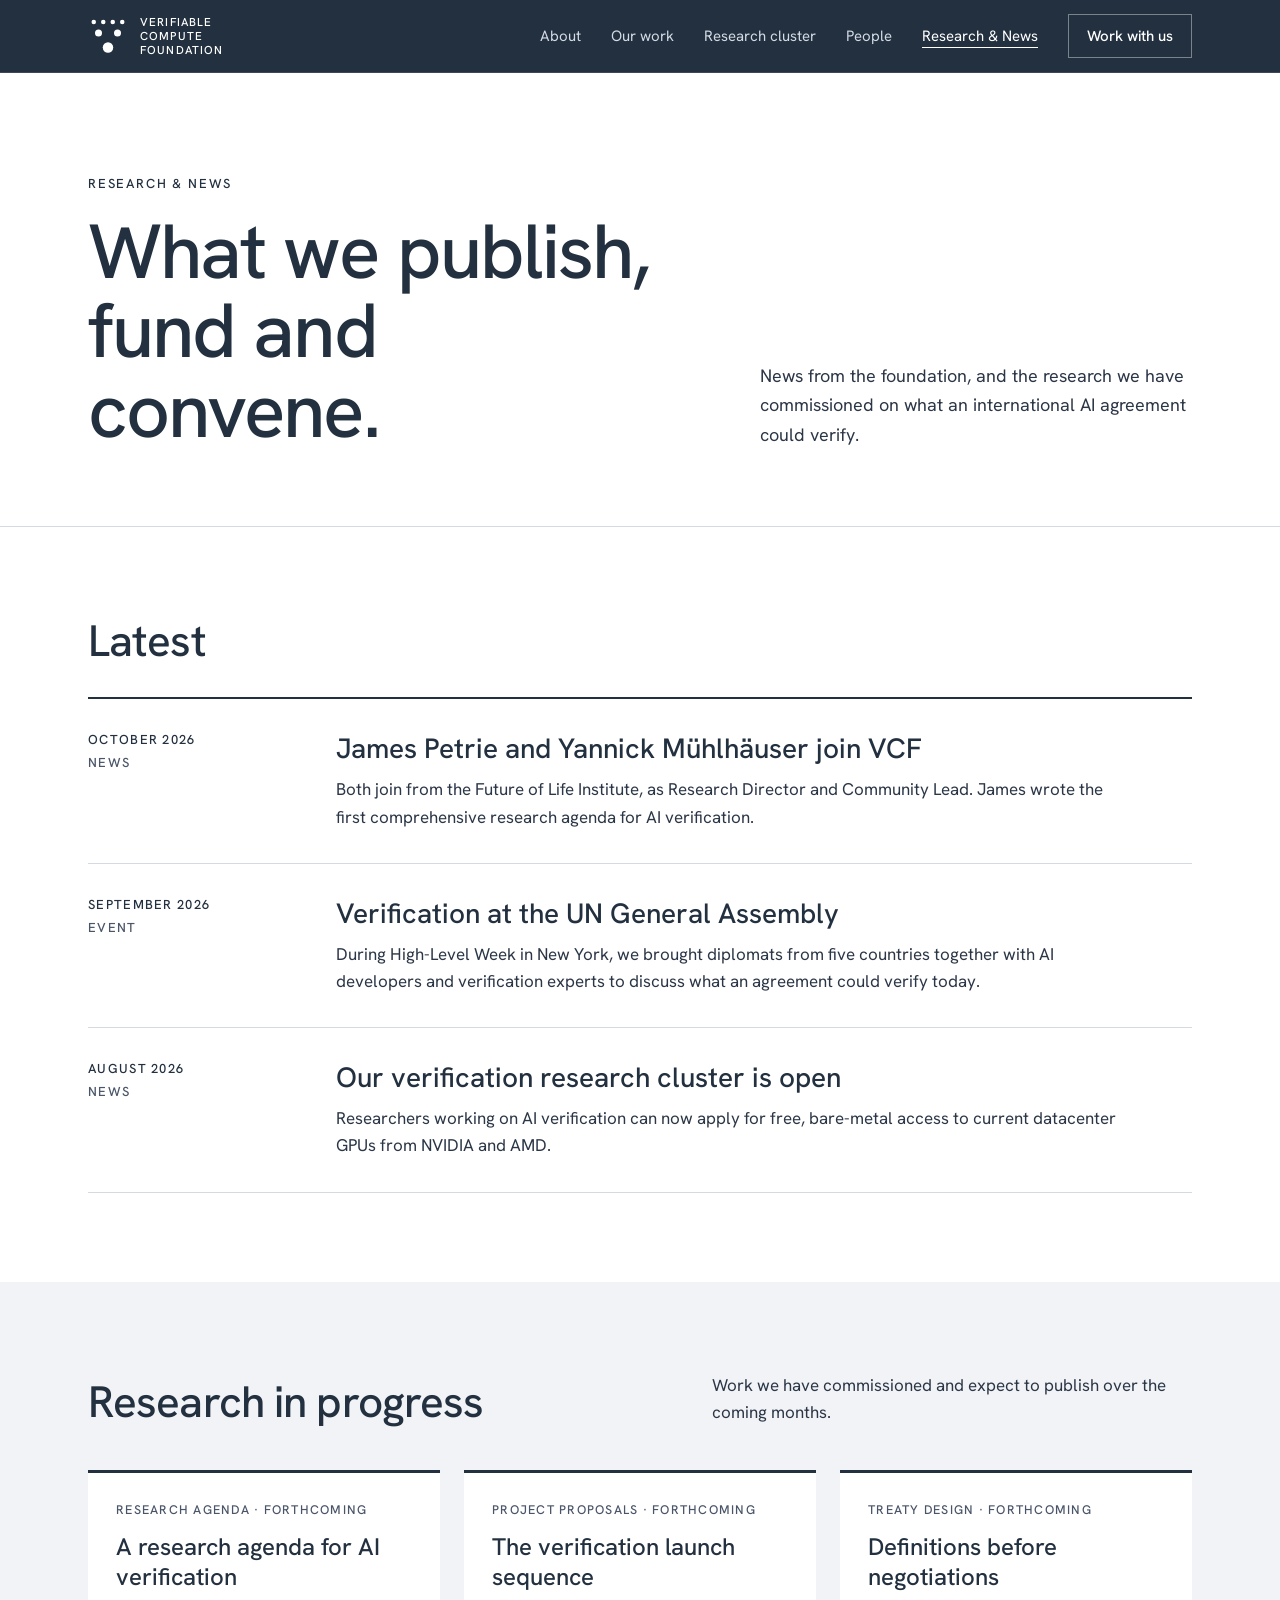
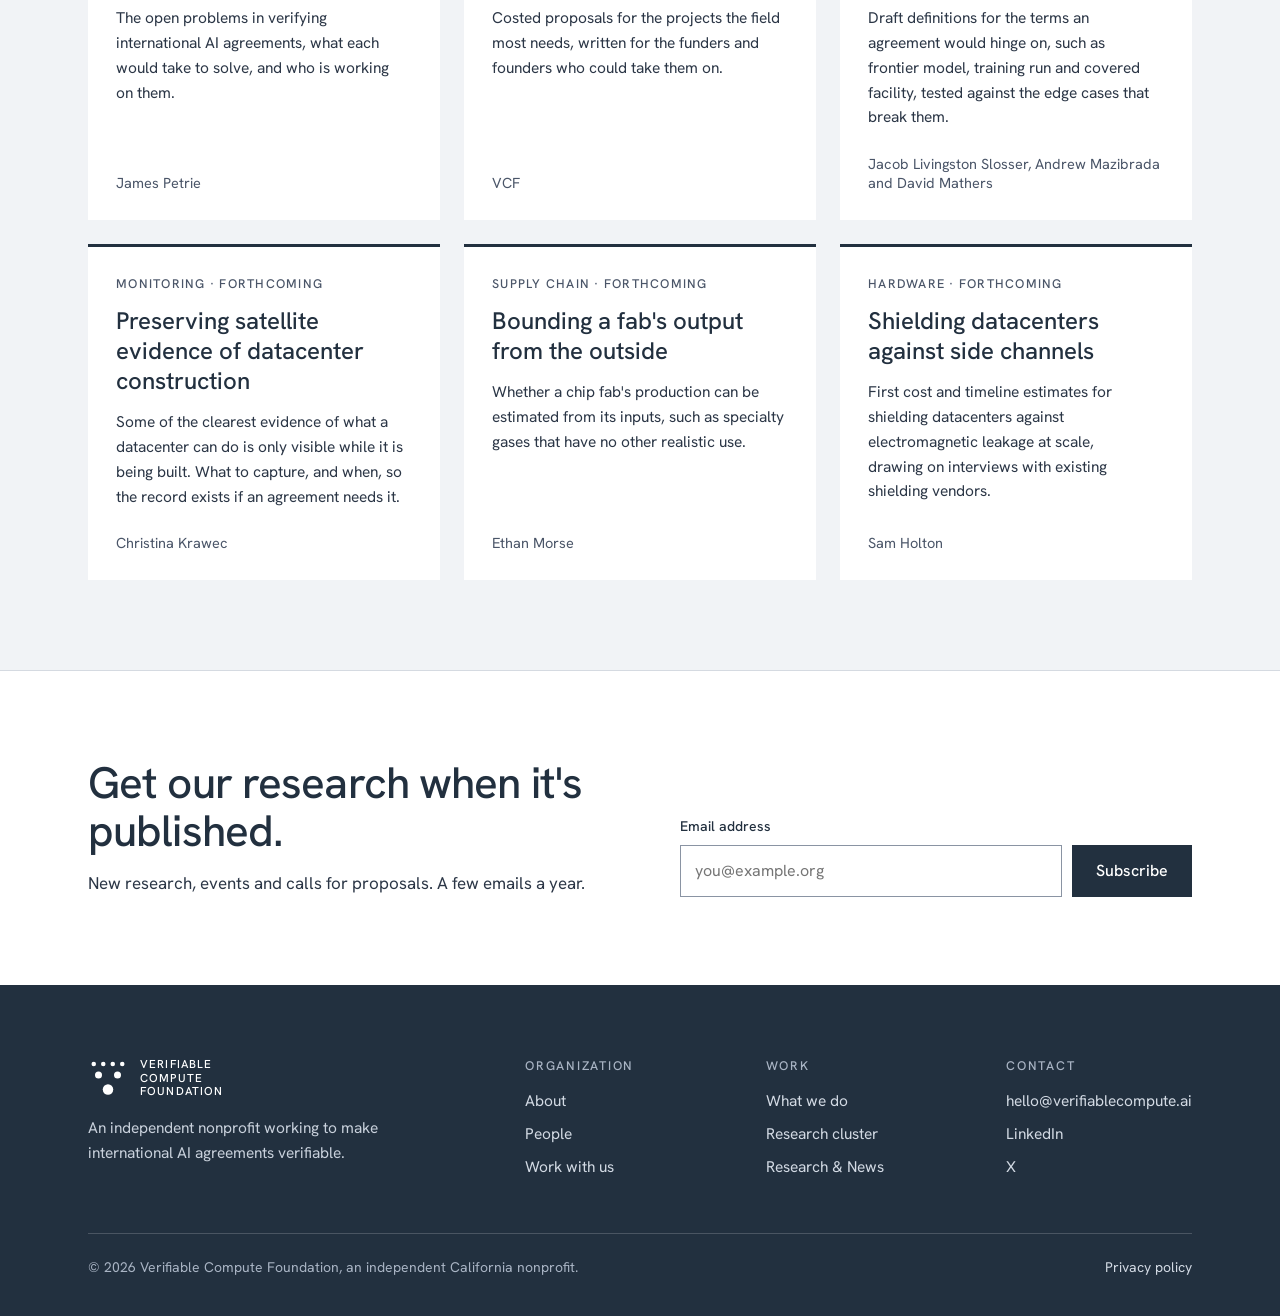
<file: research.html>
<!doctype html>
<html lang="en">
<head>
<meta charset="utf-8">
<meta name="viewport" content="width=device-width, initial-scale=1">
<title>Research &amp; News · Verifiable Compute Foundation</title>
<meta name="description" content="News from the Verifiable Compute Foundation and the research it has commissioned on verifying international AI agreements.">
<link rel="icon" href="assets/favicon.svg" type="image/svg+xml">
<link rel="preconnect" href="https://fonts.googleapis.com">
<link rel="preconnect" href="https://fonts.gstatic.com" crossorigin>
<link rel="stylesheet" href="https://fonts.googleapis.com/css2?family=Hanken+Grotesk:ital,wght@0,400;0,500;0,600;1,400&display=swap">
<link rel="stylesheet" href="assets/site.css">
</head>
<body>
<div style="font-family: 'Hanken Grotesk', 'Helvetica Neue', Arial, sans-serif; color: #22303F; background: #FFFFFF; -webkit-font-smoothing: antialiased">

<!-- NAV -->
<header class="on-dark" style="background: #22303F; color: #FFFFFF; border-bottom: 1px solid rgba(255,255,255,0.12)">
<div style="max-width: 1200px; margin: 0 auto; padding: 14px clamp(16px, 4vw, 48px); min-height: 48px; display: flex; flex-wrap: wrap; align-items: center; justify-content: space-between; gap: 16px 40px">
<a href="index.html" style="display: flex; align-items: center; gap: 12px; color: #FFFFFF; text-decoration: none">
<svg width="40" height="40" viewBox="0 0 160 160" aria-hidden="true" style="flex: none"><g fill="#FFFFFF"><circle cx="23" cy="24" r="9"></circle><circle cx="61" cy="24" r="9"></circle><circle cx="99" cy="24" r="9"></circle><circle cx="137" cy="24" r="9"></circle><circle cx="42" cy="68" r="14"></circle><circle cx="118" cy="68" r="14"></circle><circle cx="80" cy="126" r="21"></circle></g></svg>
<span style="font-size: 11.5px; font-weight: 500; line-height: 1.2; letter-spacing: 0.1em">VERIFIABLE<br>COMPUTE<br>FOUNDATION</span>
</a>
<nav aria-label="Main" style="display: flex; flex-wrap: wrap; align-items: center; gap: 8px 30px; font-size: 15px">
<a href="index.html#about">About</a>
<a href="index.html#work">Our work</a>
<a href="index.html#cluster">Research cluster</a>
<a href="people.html">People</a>
<a href="research.html" aria-current="page" style="color: #FFFFFF; text-decoration: underline; text-underline-offset: 6px">Research &amp; News</a>
<a href="index.html#contact" style="display: inline-flex; align-items: center; min-height: 44px; padding: 0 18px; border: 1px solid rgba(255,255,255,0.4); color: #FFFFFF; text-decoration: none; font-weight: 500">Work with us</a>
</nav>
</div>
</header>

<!-- PAGE HEADER -->
<section style="background: #FFFFFF; border-bottom: 1px solid #D5DAE1">
<div style="max-width: 1200px; margin: 0 auto; padding: clamp(64px, 8vw, 104px) clamp(16px, 4vw, 48px) clamp(56px, 6vw, 80px); display: flex; flex-wrap: wrap; align-items: flex-end; gap: 28px 80px">
<div style="flex: 1 1 520px; min-width: 0; display: flex; flex-direction: column; gap: 20px">
<p style="margin: 0; font-family: 'Hanken Grotesk', 'Helvetica Neue', Arial, sans-serif; font-size: 13px; letter-spacing: 0.14em; text-transform: uppercase; color: #22303F; font-weight: 500">Research &amp; News</p>
<h1 style="margin: 0; font-family: 'Hanken Grotesk', 'Helvetica Neue', Arial, sans-serif; font-weight: 500; font-size: clamp(46px, 6vw, 80px); line-height: 1.03; letter-spacing: -0.025em">What we publish, fund and convene.</h1>
</div>
<p style="flex: 1 1 360px; min-width: 0; margin: 0; font-size: 18px; line-height: 1.65; color: #2B3646; text-wrap: pretty">News from the foundation, and the research we have commissioned on what an international AI agreement could verify.</p>
</div>
</section>

<!-- LATEST -->
<section style="background: #FFFFFF">
<div style="max-width: 1200px; margin: 0 auto; padding: clamp(56px, 7vw, 96px) clamp(16px, 4vw, 48px); display: flex; flex-direction: column; gap: 32px">
<h2 style="margin: 0; font-family: 'Hanken Grotesk', 'Helvetica Neue', Arial, sans-serif; font-weight: 500; font-size: clamp(32px, 3.6vw, 44px); line-height: 1.1; letter-spacing: -0.02em">Latest</h2>
<div style="display: flex; flex-direction: column; border-top: 2px solid #22303F">

<!-- NEW ARTICLES GO HERE, newest first. Copy one <article> ... </article> block below, paste it here and edit it. -->

<article style="display: flex; flex-wrap: wrap; gap: 12px 48px; padding: 32px 0; border-bottom: 1px solid #D5DAE1">
<div style="flex: 0 0 200px; display: flex; flex-direction: column; gap: 6px; font-family: 'Hanken Grotesk', 'Helvetica Neue', Arial, sans-serif; font-size: 13px; letter-spacing: 0.1em; text-transform: uppercase; font-weight: 500">
<span style="color: #22303F">October 2026</span>
<span style="color: #4A5568">News</span>
</div>
<div style="flex: 1 1 520px; min-width: 0; display: flex; flex-direction: column; gap: 10px">
<h3 style="margin: 0; font-family: 'Hanken Grotesk', 'Helvetica Neue', Arial, sans-serif; font-weight: 500; font-size: 28px; line-height: 1.25"><a href="research.html" style="color: #22303F; text-decoration: none">James Petrie and Yannick Mühlhäuser join VCF</a></h3>
<p style="margin: 0; max-width: 46em; font-size: 17px; line-height: 1.6; color: #2B3646; text-wrap: pretty">Both join from the Future of Life Institute, as Research Director and Community Lead. James wrote the first comprehensive research agenda for AI verification.</p>
</div>
</article>

<article style="display: flex; flex-wrap: wrap; gap: 12px 48px; padding: 32px 0; border-bottom: 1px solid #D5DAE1">
<div style="flex: 0 0 200px; display: flex; flex-direction: column; gap: 6px; font-family: 'Hanken Grotesk', 'Helvetica Neue', Arial, sans-serif; font-size: 13px; letter-spacing: 0.1em; text-transform: uppercase; font-weight: 500">
<span style="color: #22303F">September 2026</span>
<span style="color: #4A5568">Event</span>
</div>
<div style="flex: 1 1 520px; min-width: 0; display: flex; flex-direction: column; gap: 10px">
<h3 style="margin: 0; font-family: 'Hanken Grotesk', 'Helvetica Neue', Arial, sans-serif; font-weight: 500; font-size: 28px; line-height: 1.25"><a href="research.html" style="color: #22303F; text-decoration: none">Verification at the UN General Assembly</a></h3>
<p style="margin: 0; max-width: 46em; font-size: 17px; line-height: 1.6; color: #2B3646; text-wrap: pretty">During High-Level Week in New York, we brought diplomats from five countries together with AI developers and verification experts to discuss what an agreement could verify today.</p>
</div>
</article>

<article style="display: flex; flex-wrap: wrap; gap: 12px 48px; padding: 32px 0; border-bottom: 1px solid #D5DAE1">
<div style="flex: 0 0 200px; display: flex; flex-direction: column; gap: 6px; font-family: 'Hanken Grotesk', 'Helvetica Neue', Arial, sans-serif; font-size: 13px; letter-spacing: 0.1em; text-transform: uppercase; font-weight: 500">
<span style="color: #22303F">August 2026</span>
<span style="color: #4A5568">News</span>
</div>
<div style="flex: 1 1 520px; min-width: 0; display: flex; flex-direction: column; gap: 10px">
<h3 style="margin: 0; font-family: 'Hanken Grotesk', 'Helvetica Neue', Arial, sans-serif; font-weight: 500; font-size: 28px; line-height: 1.25"><a href="news-research-cluster-open.html" style="color: #22303F; text-decoration: none">Our verification research cluster is open</a></h3>
<p style="margin: 0; max-width: 46em; font-size: 17px; line-height: 1.6; color: #2B3646; text-wrap: pretty">Researchers working on AI verification can now apply for free, bare-metal access to current datacenter GPUs from NVIDIA and AMD.</p>
</div>
</article>

</div>
</div>
</section>

<!-- RESEARCH IN PROGRESS -->
<section style="background: #F1F3F6">
<div style="max-width: 1200px; margin: 0 auto; padding: clamp(56px, 7vw, 96px) clamp(16px, 4vw, 48px); display: flex; flex-direction: column; gap: 44px">
<div style="display: flex; flex-wrap: wrap; align-items: flex-end; justify-content: space-between; gap: 16px 80px">
<h2 style="margin: 0; font-family: 'Hanken Grotesk', 'Helvetica Neue', Arial, sans-serif; font-weight: 500; font-size: clamp(32px, 3.6vw, 44px); line-height: 1.1; letter-spacing: -0.02em">Research in progress</h2>
<p style="flex: 0 1 480px; min-width: 0; margin: 0; font-size: 17px; line-height: 1.6; color: #2B3646">Work we have commissioned and expect to publish over the coming months.</p>
</div>
<div style="display: grid; grid-template-columns: repeat(auto-fit, minmax(min(320px, 100%), 1fr)); gap: 24px">

<article style="display: flex; flex-direction: column; gap: 14px; padding: 28px; background: #FFFFFF; border-top: 3px solid #22303F">
<p style="margin: 0; font-family: 'Hanken Grotesk', 'Helvetica Neue', Arial, sans-serif; font-size: 12.5px; letter-spacing: 0.1em; text-transform: uppercase; color: #4A5568; font-weight: 500">Research agenda · Forthcoming</p>
<h3 style="margin: 0; font-family: 'Hanken Grotesk', 'Helvetica Neue', Arial, sans-serif; font-weight: 500; font-size: 24px; line-height: 1.25">A research agenda for AI verification</h3>
<p style="margin: 0; font-size: 15.5px; line-height: 1.6; color: #2B3646; text-wrap: pretty">The open problems in verifying international AI agreements, what each would take to solve, and who is working on them.</p>
<p style="margin: auto 0 0; padding-top: 10px; font-size: 14.5px; color: #4A5568">James Petrie</p>
</article>

<article style="display: flex; flex-direction: column; gap: 14px; padding: 28px; background: #FFFFFF; border-top: 3px solid #22303F">
<p style="margin: 0; font-family: 'Hanken Grotesk', 'Helvetica Neue', Arial, sans-serif; font-size: 12.5px; letter-spacing: 0.1em; text-transform: uppercase; color: #4A5568; font-weight: 500">Project proposals · Forthcoming</p>
<h3 style="margin: 0; font-family: 'Hanken Grotesk', 'Helvetica Neue', Arial, sans-serif; font-weight: 500; font-size: 24px; line-height: 1.25">The verification launch sequence</h3>
<p style="margin: 0; font-size: 15.5px; line-height: 1.6; color: #2B3646; text-wrap: pretty">Costed proposals for the projects the field most needs, written for the funders and founders who could take them on.</p>
<p style="margin: auto 0 0; padding-top: 10px; font-size: 14.5px; color: #4A5568">VCF</p>
</article>

<article style="display: flex; flex-direction: column; gap: 14px; padding: 28px; background: #FFFFFF; border-top: 3px solid #22303F">
<p style="margin: 0; font-family: 'Hanken Grotesk', 'Helvetica Neue', Arial, sans-serif; font-size: 12.5px; letter-spacing: 0.1em; text-transform: uppercase; color: #4A5568; font-weight: 500">Treaty design · Forthcoming</p>
<h3 style="margin: 0; font-family: 'Hanken Grotesk', 'Helvetica Neue', Arial, sans-serif; font-weight: 500; font-size: 24px; line-height: 1.25">Definitions before negotiations</h3>
<p style="margin: 0; font-size: 15.5px; line-height: 1.6; color: #2B3646; text-wrap: pretty">Draft definitions for the terms an agreement would hinge on, such as frontier model, training run and covered facility, tested against the edge cases that break them.</p>
<p style="margin: auto 0 0; padding-top: 10px; font-size: 14.5px; color: #4A5568">Jacob Livingston Slosser, Andrew Mazibrada and David Mathers</p>
</article>

<article style="display: flex; flex-direction: column; gap: 14px; padding: 28px; background: #FFFFFF; border-top: 3px solid #22303F">
<p style="margin: 0; font-family: 'Hanken Grotesk', 'Helvetica Neue', Arial, sans-serif; font-size: 12.5px; letter-spacing: 0.1em; text-transform: uppercase; color: #4A5568; font-weight: 500">Monitoring · Forthcoming</p>
<h3 style="margin: 0; font-family: 'Hanken Grotesk', 'Helvetica Neue', Arial, sans-serif; font-weight: 500; font-size: 24px; line-height: 1.25">Preserving satellite evidence of datacenter construction</h3>
<p style="margin: 0; font-size: 15.5px; line-height: 1.6; color: #2B3646; text-wrap: pretty">Some of the clearest evidence of what a datacenter can do is only visible while it is being built. What to capture, and when, so the record exists if an agreement needs it.</p>
<p style="margin: auto 0 0; padding-top: 10px; font-size: 14.5px; color: #4A5568">Christina Krawec</p>
</article>

<article style="display: flex; flex-direction: column; gap: 14px; padding: 28px; background: #FFFFFF; border-top: 3px solid #22303F">
<p style="margin: 0; font-family: 'Hanken Grotesk', 'Helvetica Neue', Arial, sans-serif; font-size: 12.5px; letter-spacing: 0.1em; text-transform: uppercase; color: #4A5568; font-weight: 500">Supply chain · Forthcoming</p>
<h3 style="margin: 0; font-family: 'Hanken Grotesk', 'Helvetica Neue', Arial, sans-serif; font-weight: 500; font-size: 24px; line-height: 1.25">Bounding a fab's output from the outside</h3>
<p style="margin: 0; font-size: 15.5px; line-height: 1.6; color: #2B3646; text-wrap: pretty">Whether a chip fab's production can be estimated from its inputs, such as specialty gases that have no other realistic use.</p>
<p style="margin: auto 0 0; padding-top: 10px; font-size: 14.5px; color: #4A5568">Ethan Morse</p>
</article>

<article style="display: flex; flex-direction: column; gap: 14px; padding: 28px; background: #FFFFFF; border-top: 3px solid #22303F">
<p style="margin: 0; font-family: 'Hanken Grotesk', 'Helvetica Neue', Arial, sans-serif; font-size: 12.5px; letter-spacing: 0.1em; text-transform: uppercase; color: #4A5568; font-weight: 500">Hardware · Forthcoming</p>
<h3 style="margin: 0; font-family: 'Hanken Grotesk', 'Helvetica Neue', Arial, sans-serif; font-weight: 500; font-size: 24px; line-height: 1.25">Shielding datacenters against side channels</h3>
<p style="margin: 0; font-size: 15.5px; line-height: 1.6; color: #2B3646; text-wrap: pretty">First cost and timeline estimates for shielding datacenters against electromagnetic leakage at scale, drawing on interviews with existing shielding vendors.</p>
<p style="margin: auto 0 0; padding-top: 10px; font-size: 14.5px; color: #4A5568">Sam Holton</p>
</article>

</div>
</div>
</section>

<!-- NEWSLETTER -->
<section style="background: #FFFFFF; border-top: 1px solid #D5DAE1">
<div style="max-width: 1200px; margin: 0 auto; padding: clamp(56px, 7vw, 88px) clamp(16px, 4vw, 48px); display: flex; flex-wrap: wrap; align-items: flex-end; gap: 32px 80px">
<div style="flex: 1 1 420px; min-width: 0; display: flex; flex-direction: column; gap: 14px">
<h2 style="margin: 0; font-family: 'Hanken Grotesk', 'Helvetica Neue', Arial, sans-serif; font-weight: 500; font-size: clamp(32px, 3.6vw, 44px); line-height: 1.1; letter-spacing: -0.02em">Get our research when it's published.</h2>
<p style="margin: 0; font-size: 17px; line-height: 1.6; color: #2B3646">New research, events and calls for proposals. A few emails a year.</p>
</div>
<form style="flex: 1 1 420px; min-width: 0; display: flex; flex-direction: column; gap: 10px">
<label for="research-email" style="font-size: 14px; font-weight: 500">Email address</label>
<div style="display: flex; flex-wrap: wrap; gap: 10px">
<input id="research-email" type="email" placeholder="you@example.org" style="flex: 1 1 220px; min-width: 0; min-height: 52px; padding: 0 14px; border: 1px solid #8A94A3; background: #FFFFFF; font: inherit; font-size: 16px; color: #22303F; box-sizing: border-box">
<button type="button" style="min-height: 52px; padding: 0 24px; border: 0; background: #22303F; color: #FFFFFF; font: inherit; font-size: 16px; font-weight: 500; cursor: pointer">Subscribe</button>
</div>
</form>
</div>
</section>

<!-- FOOTER -->
<footer class="on-dark" style="background: #22303F; color: #FFFFFF">
<div style="max-width: 1200px; margin: 0 auto; padding: 72px clamp(16px, 4vw, 48px) 40px; display: flex; flex-direction: column; gap: 56px">
<div style="display: flex; flex-wrap: wrap; gap: 40px 64px">
<div style="flex: 2 1 340px; min-width: 0; display: flex; flex-direction: column; gap: 18px">
<a href="index.html" style="display: flex; align-items: center; gap: 12px; color: #FFFFFF; text-decoration: none">
<svg width="40" height="40" viewBox="0 0 160 160" aria-hidden="true" style="flex: none"><g fill="#FFFFFF"><circle cx="23" cy="24" r="9"></circle><circle cx="61" cy="24" r="9"></circle><circle cx="99" cy="24" r="9"></circle><circle cx="137" cy="24" r="9"></circle><circle cx="42" cy="68" r="14"></circle><circle cx="118" cy="68" r="14"></circle><circle cx="80" cy="126" r="21"></circle></g></svg>
<span style="font-size: 11.5px; font-weight: 500; line-height: 1.2; letter-spacing: 0.1em">VERIFIABLE<br>COMPUTE<br>FOUNDATION</span>
</a>
<p style="margin: 0; max-width: 26em; font-size: 15.5px; line-height: 1.6; color: #C9D1DC">An independent nonprofit working to make international AI agreements verifiable.</p>
</div>
<div style="flex: 1 1 160px; display: flex; flex-direction: column; gap: 12px; font-size: 15.5px">
<p style="margin: 0 0 4px; font-family: 'Hanken Grotesk', 'Helvetica Neue', Arial, sans-serif; font-size: 12.5px; letter-spacing: 0.14em; text-transform: uppercase; color: #A9B4C4; font-weight: 500">Organization</p>
<a href="index.html#about">About</a>
<a href="people.html">People</a>
<a href="index.html#contact">Work with us</a>
</div>
<div style="flex: 1 1 160px; display: flex; flex-direction: column; gap: 12px; font-size: 15.5px">
<p style="margin: 0 0 4px; font-family: 'Hanken Grotesk', 'Helvetica Neue', Arial, sans-serif; font-size: 12.5px; letter-spacing: 0.14em; text-transform: uppercase; color: #A9B4C4; font-weight: 500">Work</p>
<a href="index.html#work">What we do</a>
<a href="index.html#cluster">Research cluster</a>
<a href="research.html">Research &amp; News</a>
</div>
<div style="flex: 1 1 160px; display: flex; flex-direction: column; gap: 12px; font-size: 15.5px">
<p style="margin: 0 0 4px; font-family: 'Hanken Grotesk', 'Helvetica Neue', Arial, sans-serif; font-size: 12.5px; letter-spacing: 0.14em; text-transform: uppercase; color: #A9B4C4; font-weight: 500">Contact</p>
<a href="mailto:hello@verifiablecompute.ai">hello@verifiablecompute.ai</a>
<a href="https://www.linkedin.com/">LinkedIn</a>
<a href="https://x.com/">X</a>
</div>
</div>
<div style="display: flex; flex-wrap: wrap; justify-content: space-between; gap: 12px 32px; padding-top: 24px; border-top: 1px solid rgba(255,255,255,0.18); font-size: 14px; color: #A9B4C4">
<p style="margin: 0">© 2026 Verifiable Compute Foundation, an independent California nonprofit.</p>
<a href="#">Privacy policy</a>
</div>
</div>
</footer>

</div>
</body>
</html>
</file>
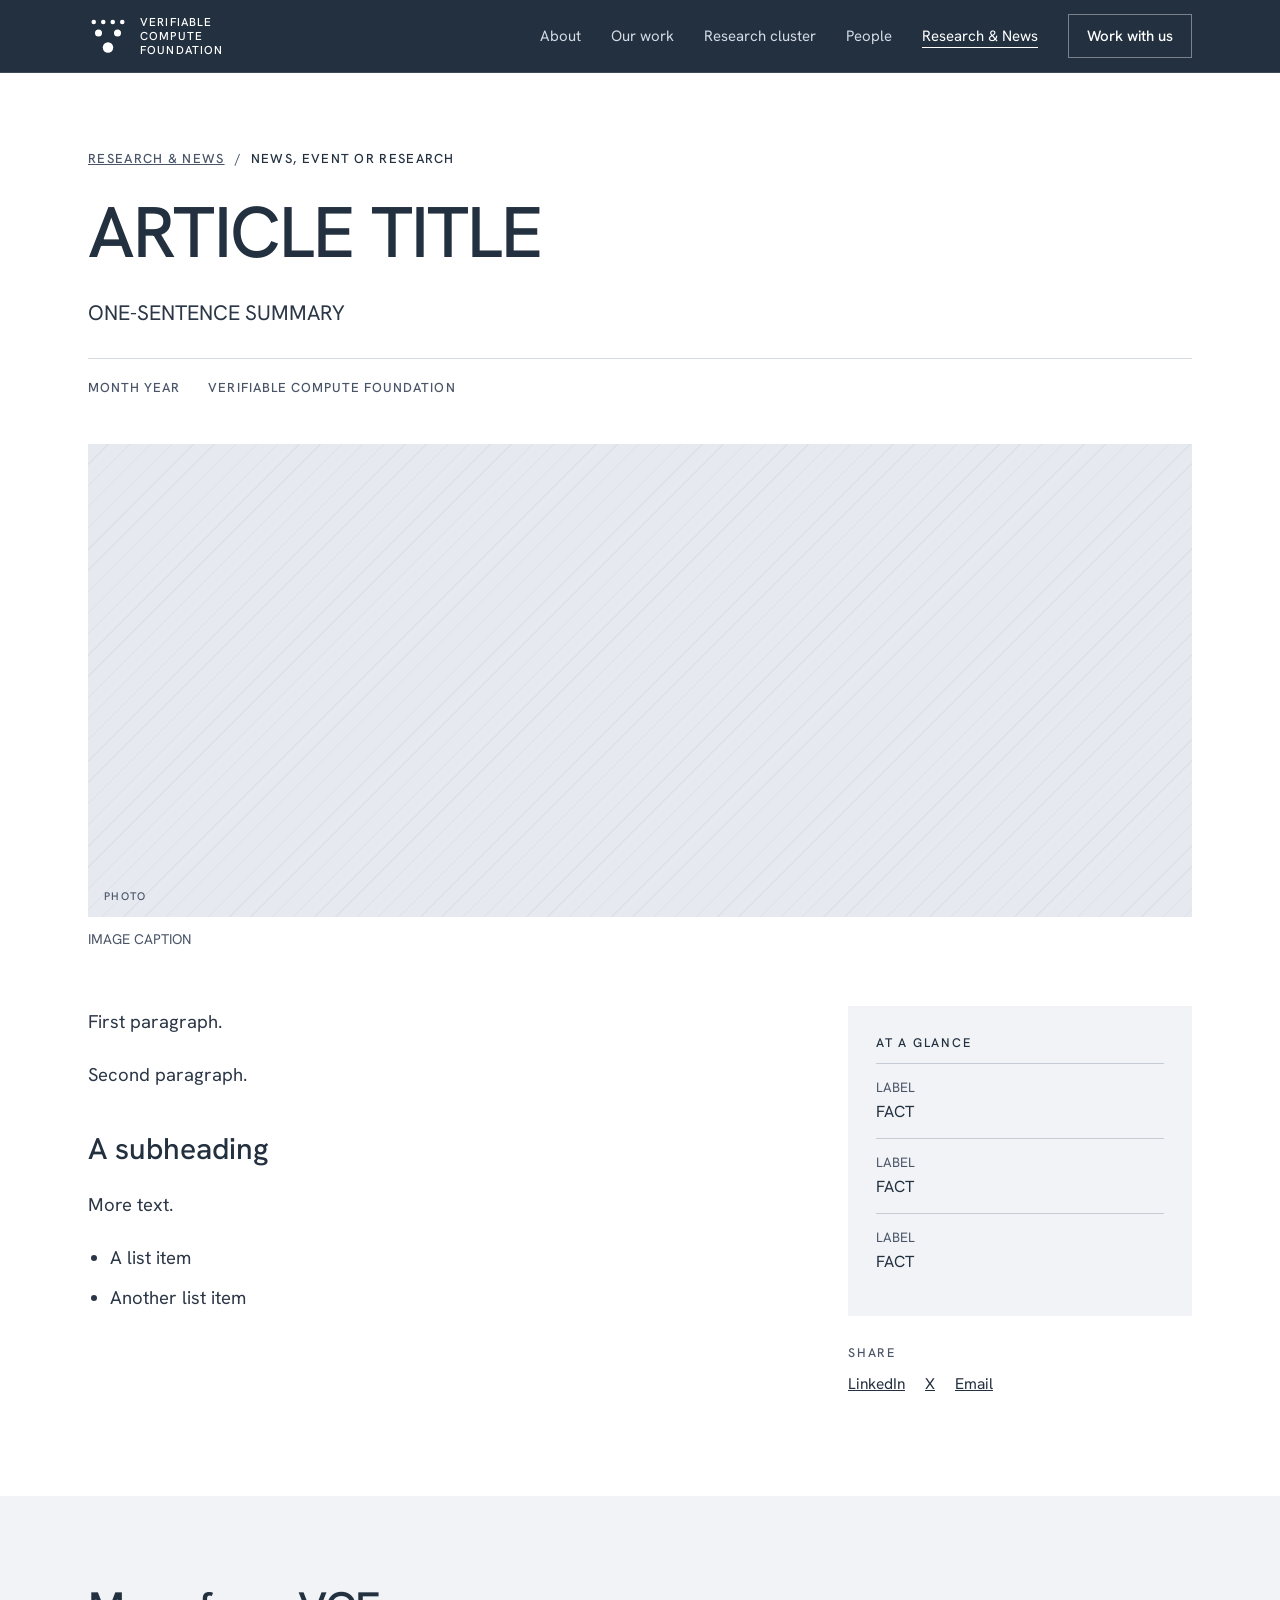
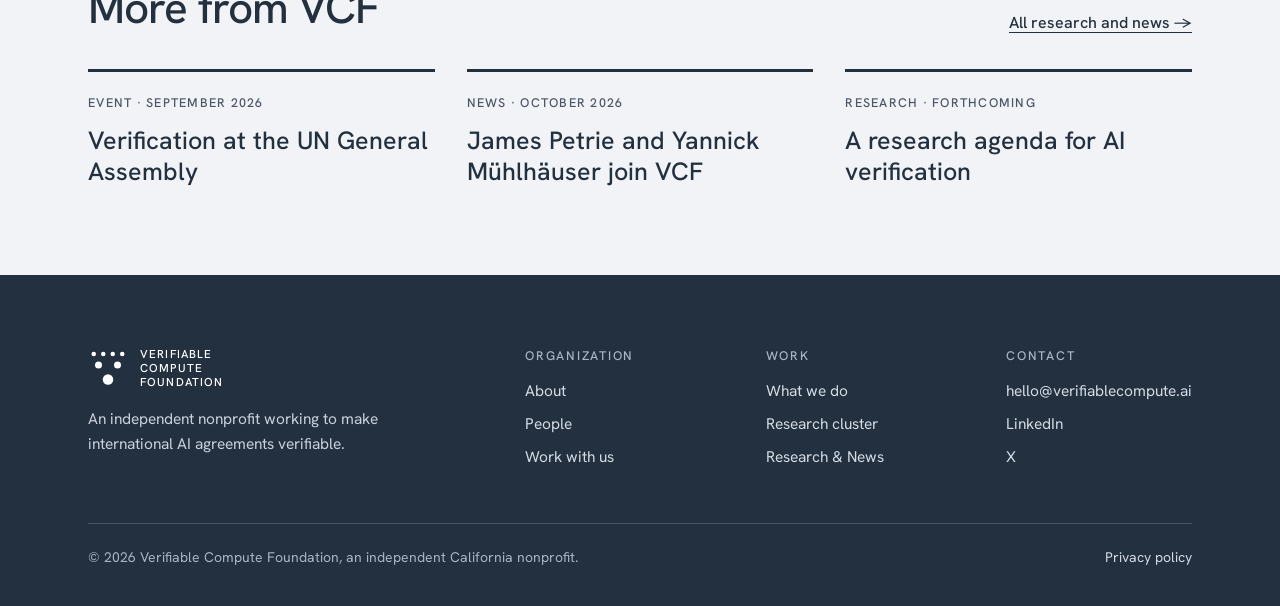
<file: template-article.html>
<!doctype html>
<html lang="en">
<head>
<meta charset="utf-8">
<meta name="viewport" content="width=device-width, initial-scale=1">
<title>ARTICLE TITLE · Verifiable Compute Foundation</title>
<meta name="description" content="ONE-SENTENCE SUMMARY">
<meta name="robots" content="noindex"><!-- DELETE this line in your copy -->
<link rel="icon" href="assets/favicon.svg" type="image/svg+xml">
<link rel="preconnect" href="https://fonts.googleapis.com">
<link rel="preconnect" href="https://fonts.gstatic.com" crossorigin>
<link rel="stylesheet" href="https://fonts.googleapis.com/css2?family=Hanken+Grotesk:ital,wght@0,400;0,500;0,600;1,400&display=swap">
<link rel="stylesheet" href="assets/site.css">
</head>
<body>
<div style="font-family: 'Hanken Grotesk', 'Helvetica Neue', Arial, sans-serif; color: #22303F; background: #FFFFFF; -webkit-font-smoothing: antialiased">

<!-- NAV -->
<header class="on-dark" style="background: #22303F; color: #FFFFFF; border-bottom: 1px solid rgba(255,255,255,0.12)">
<div style="max-width: 1200px; margin: 0 auto; padding: 14px clamp(16px, 4vw, 48px); min-height: 48px; display: flex; flex-wrap: wrap; align-items: center; justify-content: space-between; gap: 16px 40px">
<a href="index.html" style="display: flex; align-items: center; gap: 12px; color: #FFFFFF; text-decoration: none">
<svg width="40" height="40" viewBox="0 0 160 160" aria-hidden="true" style="flex: none"><g fill="#FFFFFF"><circle cx="23" cy="24" r="9"></circle><circle cx="61" cy="24" r="9"></circle><circle cx="99" cy="24" r="9"></circle><circle cx="137" cy="24" r="9"></circle><circle cx="42" cy="68" r="14"></circle><circle cx="118" cy="68" r="14"></circle><circle cx="80" cy="126" r="21"></circle></g></svg>
<span style="font-size: 11.5px; font-weight: 500; line-height: 1.2; letter-spacing: 0.1em">VERIFIABLE<br>COMPUTE<br>FOUNDATION</span>
</a>
<nav aria-label="Main" style="display: flex; flex-wrap: wrap; align-items: center; gap: 8px 30px; font-size: 15px">
<a href="index.html#about">About</a>
<a href="index.html#work">Our work</a>
<a href="index.html#cluster">Research cluster</a>
<a href="people.html">People</a>
<a href="research.html" style="color: #FFFFFF; text-decoration: underline; text-underline-offset: 6px">Research &amp; News</a>
<a href="index.html#contact" style="display: inline-flex; align-items: center; min-height: 44px; padding: 0 18px; border: 1px solid rgba(255,255,255,0.4); color: #FFFFFF; text-decoration: none; font-weight: 500">Work with us</a>
</nav>
</div>
</header>

<!-- ARTICLE HEADER -->
<section style="background: #FFFFFF">
<div style="max-width: 1200px; margin: 0 auto; padding: clamp(48px, 6vw, 80px) clamp(16px, 4vw, 48px) 48px; display: flex; flex-direction: column; gap: 28px">
<nav aria-label="Breadcrumb" style="display: flex; flex-wrap: wrap; gap: 10px; font-family: 'Hanken Grotesk', 'Helvetica Neue', Arial, sans-serif; font-size: 13px; letter-spacing: 0.1em; text-transform: uppercase; color: #4A5568; font-weight: 500">
<a href="research.html" style="color: #4A5568">Research &amp; News</a>
<span aria-hidden="true">/</span>
<span style="color: #22303F">NEWS, EVENT OR RESEARCH</span>
</nav>
<h1 style="margin: 0; max-width: 15em; font-family: 'Hanken Grotesk', 'Helvetica Neue', Arial, sans-serif; font-weight: 500; font-size: clamp(42px, 5.6vw, 76px); line-height: 1.04; letter-spacing: -0.025em; text-wrap: balance">ARTICLE TITLE</h1>
<p style="margin: 0; max-width: 36em; font-size: 21px; line-height: 1.55; color: #2B3646; text-wrap: pretty">ONE-SENTENCE SUMMARY</p>
<div style="display: flex; flex-wrap: wrap; gap: 8px 28px; padding-top: 20px; border-top: 1px solid #D5DAE1; font-family: 'Hanken Grotesk', 'Helvetica Neue', Arial, sans-serif; font-size: 13px; letter-spacing: 0.08em; text-transform: uppercase; color: #4A5568; font-weight: 500">
<span>MONTH YEAR</span>
<span>Verifiable Compute Foundation</span>
</div>
</div>
</section>

<!-- LEAD IMAGE -->
<div style="max-width: 1200px; margin: 0 auto; padding: 0 clamp(16px, 4vw, 48px)">
<figure style="margin: 0; display: flex; flex-direction: column; gap: 12px">
<div aria-hidden="true" style="position: relative; aspect-ratio: 21 / 9; background: #E6EAF0 repeating-linear-gradient(135deg, rgba(34,48,63,0) 0 14px, rgba(34,48,63,0.05) 14px 15px)">
<span style="position: absolute; left: 16px; bottom: 14px; font-family: 'Hanken Grotesk', 'Helvetica Neue', Arial, sans-serif; font-size: 11px; letter-spacing: 0.12em; text-transform: uppercase; color: #4A5568; font-weight: 500">Photo</span>
</div>
<figcaption style="font-size: 14px; line-height: 1.5; color: #4A5568">IMAGE CAPTION</figcaption>
</figure>
</div>

<!-- BODY -->
<section style="background: #FFFFFF">
<div style="max-width: 1200px; margin: 0 auto; padding: 56px clamp(16px, 4vw, 48px) clamp(64px, 8vw, 104px); display: flex; flex-wrap: wrap; align-items: flex-start; gap: 48px 80px">
<article style="flex: 999 1 560px; min-width: 0; max-width: 680px; display: flex; flex-direction: column; gap: 22px; font-size: 18.5px; line-height: 1.7; color: #2B3646">
<!-- ARTICLE BODY: write the article here. Copy these building blocks as often as you need. -->
<p style="margin: 0; text-wrap: pretty">First paragraph.</p>
<p style="margin: 0; text-wrap: pretty">Second paragraph.</p>
<h2 style="margin: 18px 0 0; font-family: 'Hanken Grotesk', 'Helvetica Neue', Arial, sans-serif; font-weight: 500; font-size: 30px; line-height: 1.2; color: #22303F">A subheading</h2>
<p style="margin: 0; text-wrap: pretty">More text.</p>
<ul style="margin: 0; padding-left: 22px; display: flex; flex-direction: column; gap: 8px">
<li>A list item</li>
<li>Another list item</li>
</ul>
<!-- END ARTICLE BODY -->
</article>

<aside style="flex: 1 1 280px; min-width: 0; display: flex; flex-direction: column; gap: 28px">
<!-- AT A GLANCE box: edit the facts, or delete this whole <div> ... </div> block down to the SHARE comment if the article does not need it -->
<div style="display: flex; flex-direction: column; padding: 28px; background: #F1F3F6">
<p style="margin: 0 0 12px; font-family: 'Hanken Grotesk', 'Helvetica Neue', Arial, sans-serif; font-size: 12.5px; letter-spacing: 0.14em; text-transform: uppercase; color: #22303F; font-weight: 500">At a glance</p>
<dl style="margin: 0; display: flex; flex-direction: column">
<div style="display: flex; flex-direction: column; gap: 4px; padding: 14px 0; border-top: 1px solid #C5CCD6">
<dt style="font-size: 13.5px; color: #4A5568">LABEL</dt>
<dd style="margin: 0; font-size: 16px; line-height: 1.5">FACT</dd>
</div>
<div style="display: flex; flex-direction: column; gap: 4px; padding: 14px 0; border-top: 1px solid #C5CCD6">
<dt style="font-size: 13.5px; color: #4A5568">LABEL</dt>
<dd style="margin: 0; font-size: 16px; line-height: 1.5">FACT</dd>
</div>
<div style="display: flex; flex-direction: column; gap: 4px; padding: 14px 0; border-top: 1px solid #C5CCD6">
<dt style="font-size: 13.5px; color: #4A5568">LABEL</dt>
<dd style="margin: 0; font-size: 16px; line-height: 1.5">FACT</dd>
</div>
</dl>
</div>
<!-- SHARE -->
<div style="display: flex; flex-direction: column; gap: 12px">
<p style="margin: 0; font-family: 'Hanken Grotesk', 'Helvetica Neue', Arial, sans-serif; font-size: 12.5px; letter-spacing: 0.14em; text-transform: uppercase; color: #4A5568; font-weight: 500">Share</p>
<div style="display: flex; flex-wrap: wrap; gap: 8px 20px; font-size: 15.5px">
<a href="https://www.linkedin.com/">LinkedIn</a>
<a href="https://x.com/">X</a>
<a href="mailto:?subject=ARTICLE%20TITLE">Email</a>
</div>
</div>
</aside>
</div>
</section>

<!-- MORE: three links to other articles. Update them or leave as they are. -->
<section style="background: #F1F3F6">
<div style="max-width: 1200px; margin: 0 auto; padding: clamp(56px, 7vw, 88px) clamp(16px, 4vw, 48px); display: flex; flex-direction: column; gap: 36px">
<div style="display: flex; flex-wrap: wrap; align-items: flex-end; justify-content: space-between; gap: 16px 40px">
<h2 style="margin: 0; font-family: 'Hanken Grotesk', 'Helvetica Neue', Arial, sans-serif; font-weight: 500; font-size: clamp(32px, 3.6vw, 44px); line-height: 1.1; letter-spacing: -0.02em">More from VCF</h2>
<a href="research.html" style="font-size: 16px; font-weight: 500; text-underline-offset: 4px">All research and news →</a>
</div>
<div style="display: grid; grid-template-columns: repeat(auto-fit, minmax(min(320px, 100%), 1fr)); gap: 32px">
<article style="display: flex; flex-direction: column; gap: 14px; padding-top: 22px; border-top: 3px solid #22303F">
<p style="margin: 0; font-family: 'Hanken Grotesk', 'Helvetica Neue', Arial, sans-serif; font-size: 12.5px; letter-spacing: 0.1em; text-transform: uppercase; color: #4A5568; font-weight: 500">Event · September 2026</p>
<h3 style="margin: 0; font-family: 'Hanken Grotesk', 'Helvetica Neue', Arial, sans-serif; font-weight: 500; font-size: 25px; line-height: 1.25"><a href="research.html" style="color: #22303F; text-decoration: none">Verification at the UN General Assembly</a></h3>
</article>
<article style="display: flex; flex-direction: column; gap: 14px; padding-top: 22px; border-top: 3px solid #22303F">
<p style="margin: 0; font-family: 'Hanken Grotesk', 'Helvetica Neue', Arial, sans-serif; font-size: 12.5px; letter-spacing: 0.1em; text-transform: uppercase; color: #4A5568; font-weight: 500">News · October 2026</p>
<h3 style="margin: 0; font-family: 'Hanken Grotesk', 'Helvetica Neue', Arial, sans-serif; font-weight: 500; font-size: 25px; line-height: 1.25"><a href="research.html" style="color: #22303F; text-decoration: none">James Petrie and Yannick Mühlhäuser join VCF</a></h3>
</article>
<article style="display: flex; flex-direction: column; gap: 14px; padding-top: 22px; border-top: 3px solid #22303F">
<p style="margin: 0; font-family: 'Hanken Grotesk', 'Helvetica Neue', Arial, sans-serif; font-size: 12.5px; letter-spacing: 0.1em; text-transform: uppercase; color: #4A5568; font-weight: 500">Research · Forthcoming</p>
<h3 style="margin: 0; font-family: 'Hanken Grotesk', 'Helvetica Neue', Arial, sans-serif; font-weight: 500; font-size: 25px; line-height: 1.25"><a href="research.html" style="color: #22303F; text-decoration: none">A research agenda for AI verification</a></h3>
</article>
</div>
</div>
</section>

<!-- FOOTER -->
<footer class="on-dark" style="background: #22303F; color: #FFFFFF">
<div style="max-width: 1200px; margin: 0 auto; padding: 72px clamp(16px, 4vw, 48px) 40px; display: flex; flex-direction: column; gap: 56px">
<div style="display: flex; flex-wrap: wrap; gap: 40px 64px">
<div style="flex: 2 1 340px; min-width: 0; display: flex; flex-direction: column; gap: 18px">
<a href="index.html" style="display: flex; align-items: center; gap: 12px; color: #FFFFFF; text-decoration: none">
<svg width="40" height="40" viewBox="0 0 160 160" aria-hidden="true" style="flex: none"><g fill="#FFFFFF"><circle cx="23" cy="24" r="9"></circle><circle cx="61" cy="24" r="9"></circle><circle cx="99" cy="24" r="9"></circle><circle cx="137" cy="24" r="9"></circle><circle cx="42" cy="68" r="14"></circle><circle cx="118" cy="68" r="14"></circle><circle cx="80" cy="126" r="21"></circle></g></svg>
<span style="font-size: 11.5px; font-weight: 500; line-height: 1.2; letter-spacing: 0.1em">VERIFIABLE<br>COMPUTE<br>FOUNDATION</span>
</a>
<p style="margin: 0; max-width: 26em; font-size: 15.5px; line-height: 1.6; color: #C9D1DC">An independent nonprofit working to make international AI agreements verifiable.</p>
</div>
<div style="flex: 1 1 160px; display: flex; flex-direction: column; gap: 12px; font-size: 15.5px">
<p style="margin: 0 0 4px; font-family: 'Hanken Grotesk', 'Helvetica Neue', Arial, sans-serif; font-size: 12.5px; letter-spacing: 0.14em; text-transform: uppercase; color: #A9B4C4; font-weight: 500">Organization</p>
<a href="index.html#about">About</a>
<a href="people.html">People</a>
<a href="index.html#contact">Work with us</a>
</div>
<div style="flex: 1 1 160px; display: flex; flex-direction: column; gap: 12px; font-size: 15.5px">
<p style="margin: 0 0 4px; font-family: 'Hanken Grotesk', 'Helvetica Neue', Arial, sans-serif; font-size: 12.5px; letter-spacing: 0.14em; text-transform: uppercase; color: #A9B4C4; font-weight: 500">Work</p>
<a href="index.html#work">What we do</a>
<a href="index.html#cluster">Research cluster</a>
<a href="research.html">Research &amp; News</a>
</div>
<div style="flex: 1 1 160px; display: flex; flex-direction: column; gap: 12px; font-size: 15.5px">
<p style="margin: 0 0 4px; font-family: 'Hanken Grotesk', 'Helvetica Neue', Arial, sans-serif; font-size: 12.5px; letter-spacing: 0.14em; text-transform: uppercase; color: #A9B4C4; font-weight: 500">Contact</p>
<a href="mailto:hello@verifiablecompute.ai">hello@verifiablecompute.ai</a>
<a href="https://www.linkedin.com/">LinkedIn</a>
<a href="https://x.com/">X</a>
</div>
</div>
<div style="display: flex; flex-wrap: wrap; justify-content: space-between; gap: 12px 32px; padding-top: 24px; border-top: 1px solid rgba(255,255,255,0.18); font-size: 14px; color: #A9B4C4">
<p style="margin: 0">© 2026 Verifiable Compute Foundation, an independent California nonprofit.</p>
<a href="#">Privacy policy</a>
</div>
</div>
</footer>

</div>
</body>
</html>
</file>
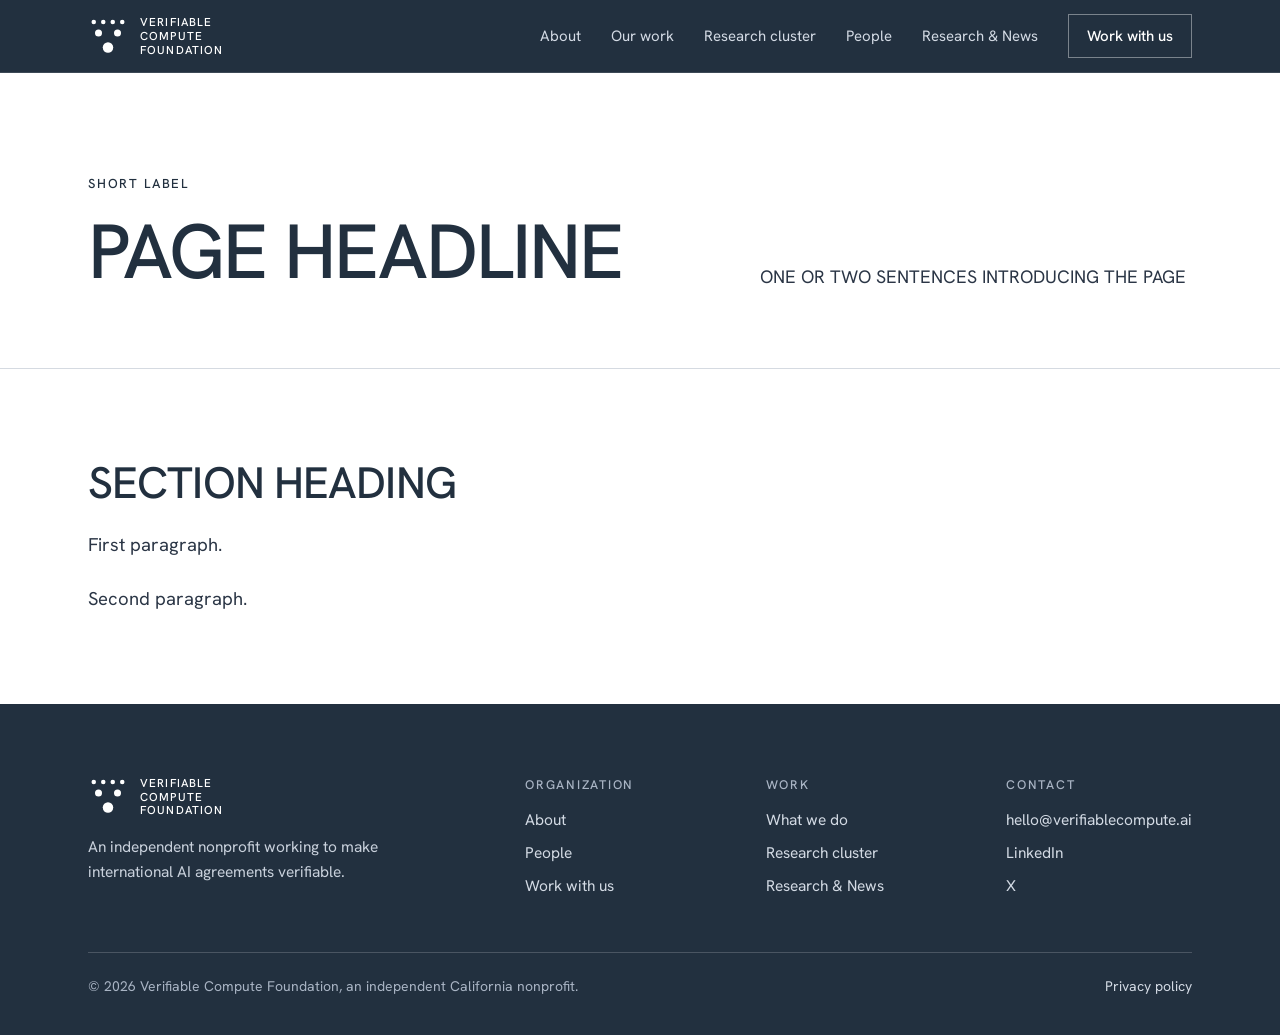
<file: template-page.html>
<!doctype html>
<html lang="en">
<head>
<meta charset="utf-8">
<meta name="viewport" content="width=device-width, initial-scale=1">
<title>PAGE TITLE · Verifiable Compute Foundation</title>
<meta name="description" content="ONE-SENTENCE SUMMARY">
<meta name="robots" content="noindex"><!-- DELETE this line in your copy -->
<link rel="icon" href="assets/favicon.svg" type="image/svg+xml">
<link rel="preconnect" href="https://fonts.googleapis.com">
<link rel="preconnect" href="https://fonts.gstatic.com" crossorigin>
<link rel="stylesheet" href="https://fonts.googleapis.com/css2?family=Hanken+Grotesk:ital,wght@0,400;0,500;0,600;1,400&display=swap">
<link rel="stylesheet" href="assets/site.css">
</head>
<body>
<div style="font-family: 'Hanken Grotesk', 'Helvetica Neue', Arial, sans-serif; color: #22303F; background: #FFFFFF; -webkit-font-smoothing: antialiased">

<!-- NAV -->
<header class="on-dark" style="background: #22303F; color: #FFFFFF; border-bottom: 1px solid rgba(255,255,255,0.12)">
<div style="max-width: 1200px; margin: 0 auto; padding: 14px clamp(16px, 4vw, 48px); min-height: 48px; display: flex; flex-wrap: wrap; align-items: center; justify-content: space-between; gap: 16px 40px">
<a href="index.html" style="display: flex; align-items: center; gap: 12px; color: #FFFFFF; text-decoration: none">
<svg width="40" height="40" viewBox="0 0 160 160" aria-hidden="true" style="flex: none"><g fill="#FFFFFF"><circle cx="23" cy="24" r="9"></circle><circle cx="61" cy="24" r="9"></circle><circle cx="99" cy="24" r="9"></circle><circle cx="137" cy="24" r="9"></circle><circle cx="42" cy="68" r="14"></circle><circle cx="118" cy="68" r="14"></circle><circle cx="80" cy="126" r="21"></circle></g></svg>
<span style="font-size: 11.5px; font-weight: 500; line-height: 1.2; letter-spacing: 0.1em">VERIFIABLE<br>COMPUTE<br>FOUNDATION</span>
</a>
<nav aria-label="Main" style="display: flex; flex-wrap: wrap; align-items: center; gap: 8px 30px; font-size: 15px">
<a href="index.html#about">About</a>
<a href="index.html#work">Our work</a>
<a href="index.html#cluster">Research cluster</a>
<a href="people.html">People</a>
<a href="research.html">Research &amp; News</a>
<a href="index.html#contact" style="display: inline-flex; align-items: center; min-height: 44px; padding: 0 18px; border: 1px solid rgba(255,255,255,0.4); color: #FFFFFF; text-decoration: none; font-weight: 500">Work with us</a>
</nav>
</div>
</header>

<!-- PAGE HEADER -->
<section style="background: #FFFFFF; border-bottom: 1px solid #D5DAE1">
<div style="max-width: 1200px; margin: 0 auto; padding: clamp(64px, 8vw, 104px) clamp(16px, 4vw, 48px) clamp(56px, 6vw, 80px); display: flex; flex-wrap: wrap; align-items: flex-end; gap: 28px 80px">
<div style="flex: 1 1 520px; min-width: 0; display: flex; flex-direction: column; gap: 20px">
<p style="margin: 0; font-family: 'Hanken Grotesk', 'Helvetica Neue', Arial, sans-serif; font-size: 13px; letter-spacing: 0.14em; text-transform: uppercase; color: #22303F; font-weight: 500">SHORT LABEL</p>
<h1 style="margin: 0; font-family: 'Hanken Grotesk', 'Helvetica Neue', Arial, sans-serif; font-weight: 500; font-size: clamp(46px, 6vw, 80px); line-height: 1.03; letter-spacing: -0.025em">PAGE HEADLINE</h1>
</div>
<p style="flex: 1 1 360px; min-width: 0; margin: 0; font-size: 18px; line-height: 1.65; color: #2B3646; text-wrap: pretty">ONE OR TWO SENTENCES INTRODUCING THE PAGE</p>
</div>
</section>

<!-- CONTENT: one plain text section. Copy the whole <section> ... </section> block to add more. -->
<section style="background: #FFFFFF">
<div style="max-width: 1200px; margin: 0 auto; padding: clamp(56px, 7vw, 96px) clamp(16px, 4vw, 48px); display: flex; flex-direction: column; gap: 22px">
<div style="max-width: 680px; display: flex; flex-direction: column; gap: 22px; font-size: 18.5px; line-height: 1.7; color: #2B3646">
<h2 style="margin: 0; font-family: 'Hanken Grotesk', 'Helvetica Neue', Arial, sans-serif; font-weight: 500; font-size: clamp(32px, 3.6vw, 44px); line-height: 1.1; letter-spacing: -0.02em; color: #22303F">SECTION HEADING</h2>
<p style="margin: 0; text-wrap: pretty">First paragraph.</p>
<p style="margin: 0; text-wrap: pretty">Second paragraph.</p>
</div>
</div>
</section>

<!-- FOOTER -->
<footer class="on-dark" style="background: #22303F; color: #FFFFFF">
<div style="max-width: 1200px; margin: 0 auto; padding: 72px clamp(16px, 4vw, 48px) 40px; display: flex; flex-direction: column; gap: 56px">
<div style="display: flex; flex-wrap: wrap; gap: 40px 64px">
<div style="flex: 2 1 340px; min-width: 0; display: flex; flex-direction: column; gap: 18px">
<a href="index.html" style="display: flex; align-items: center; gap: 12px; color: #FFFFFF; text-decoration: none">
<svg width="40" height="40" viewBox="0 0 160 160" aria-hidden="true" style="flex: none"><g fill="#FFFFFF"><circle cx="23" cy="24" r="9"></circle><circle cx="61" cy="24" r="9"></circle><circle cx="99" cy="24" r="9"></circle><circle cx="137" cy="24" r="9"></circle><circle cx="42" cy="68" r="14"></circle><circle cx="118" cy="68" r="14"></circle><circle cx="80" cy="126" r="21"></circle></g></svg>
<span style="font-size: 11.5px; font-weight: 500; line-height: 1.2; letter-spacing: 0.1em">VERIFIABLE<br>COMPUTE<br>FOUNDATION</span>
</a>
<p style="margin: 0; max-width: 26em; font-size: 15.5px; line-height: 1.6; color: #C9D1DC">An independent nonprofit working to make international AI agreements verifiable.</p>
</div>
<div style="flex: 1 1 160px; display: flex; flex-direction: column; gap: 12px; font-size: 15.5px">
<p style="margin: 0 0 4px; font-family: 'Hanken Grotesk', 'Helvetica Neue', Arial, sans-serif; font-size: 12.5px; letter-spacing: 0.14em; text-transform: uppercase; color: #A9B4C4; font-weight: 500">Organization</p>
<a href="index.html#about">About</a>
<a href="people.html">People</a>
<a href="index.html#contact">Work with us</a>
</div>
<div style="flex: 1 1 160px; display: flex; flex-direction: column; gap: 12px; font-size: 15.5px">
<p style="margin: 0 0 4px; font-family: 'Hanken Grotesk', 'Helvetica Neue', Arial, sans-serif; font-size: 12.5px; letter-spacing: 0.14em; text-transform: uppercase; color: #A9B4C4; font-weight: 500">Work</p>
<a href="index.html#work">What we do</a>
<a href="index.html#cluster">Research cluster</a>
<a href="research.html">Research &amp; News</a>
</div>
<div style="flex: 1 1 160px; display: flex; flex-direction: column; gap: 12px; font-size: 15.5px">
<p style="margin: 0 0 4px; font-family: 'Hanken Grotesk', 'Helvetica Neue', Arial, sans-serif; font-size: 12.5px; letter-spacing: 0.14em; text-transform: uppercase; color: #A9B4C4; font-weight: 500">Contact</p>
<a href="mailto:hello@verifiablecompute.ai">hello@verifiablecompute.ai</a>
<a href="https://www.linkedin.com/">LinkedIn</a>
<a href="https://x.com/">X</a>
</div>
</div>
<div style="display: flex; flex-wrap: wrap; justify-content: space-between; gap: 12px 32px; padding-top: 24px; border-top: 1px solid rgba(255,255,255,0.18); font-size: 14px; color: #A9B4C4">
<p style="margin: 0">© 2026 Verifiable Compute Foundation, an independent California nonprofit.</p>
<a href="#">Privacy policy</a>
</div>
</div>
</footer>

</div>
</body>
</html>
</file>
<file: assets/site.css>
/* Shared base styles. Most styling is written inline on each element. */
*,*::before,*::after{box-sizing:border-box}
html{-webkit-text-size-adjust:100%}
body{margin:0;background:#FFFFFF}
img{max-width:100%;height:auto}
a{color:#22303F}
a:hover{color:#5B7088}
.on-dark a{color:#D3DAE4;text-decoration:none}
.on-dark a:hover{color:#FFFFFF;text-decoration:underline}
:focus-visible{outline:2px solid #5B7088;outline-offset:2px}
</file>
